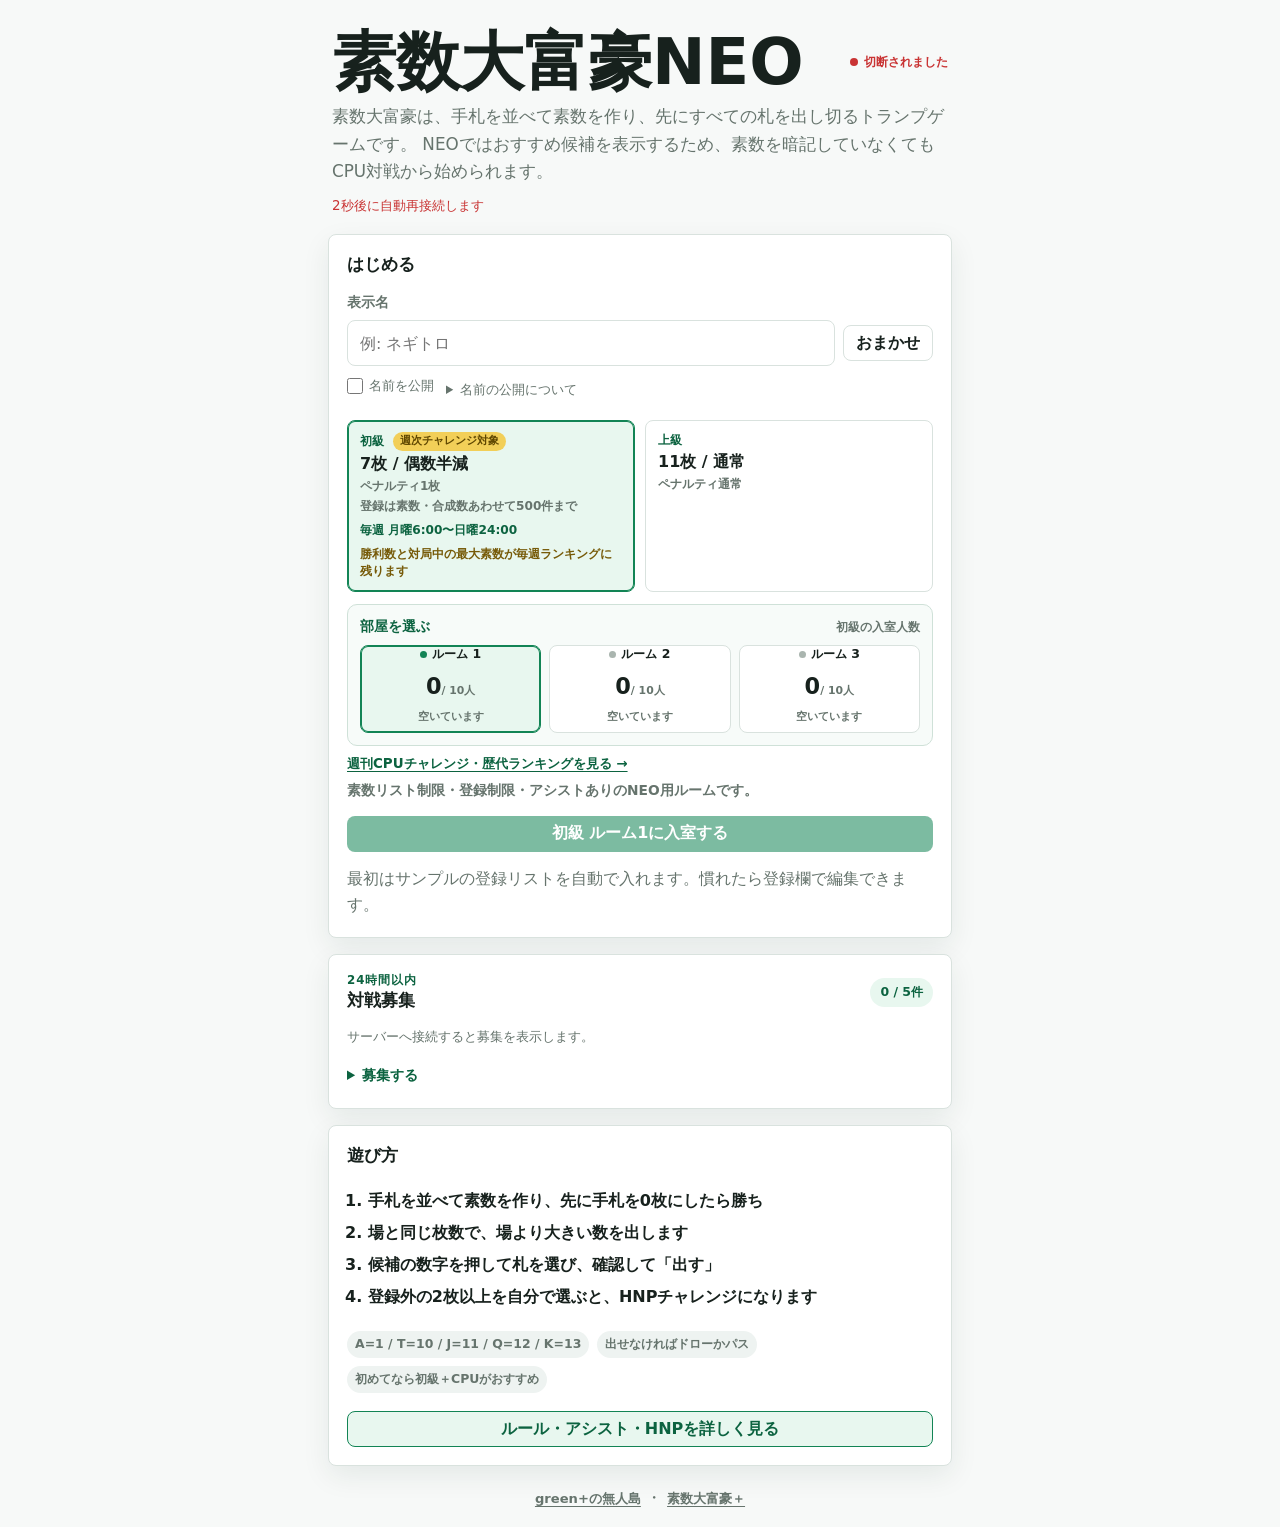
<file: index.html>
<!doctype html>
<html lang="ja">
  <head>
    <meta charset="UTF-8" />
    <meta name="viewport" content="width=device-width, initial-scale=1" />
    <meta
      name="description"
      content="トランプゲーム「素数大富豪」を、初心者でも安心のアシスト機能付きで遊べるサイト。素数を暗記していなくても、CPU対戦やオンライン対戦を楽しめます。"
    />
    <link rel="canonical" href="https://greenplus.github.io/qkneo/" />
    <title>素数大富豪NEO</title>
    <link rel="stylesheet" href="./client-common/styles.css?v=shared-7a205177d4d1" />
    <link rel="stylesheet" href="./theme.css?v=neo-20260805-2" />
  </head>
  <body>
    <main class="app-shell">
      <section id="topBand" class="top-band">
        <div class="title-row">
          <h1>素数大富豪NEO</h1>
          <div id="connectionStatus" class="connection-status" role="status">
            <span id="connectionDot" class="dot"></span>
            <strong id="connectionLabel">接続準備中</strong>
          </div>
        </div>
        <p class="lead">
            素数大富豪は、手札を並べて素数を作り、先にすべての札を出し切るトランプゲームです。
            NEOではおすすめ候補を表示するため、素数を暗記していなくてもCPU対戦から始められます。
          </p>
        <p id="serverLabel" class="connection-detail hidden"></p>
      </section>

      <section id="setupPanel" class="setup-grid">
        <div class="panel intro-panel">
          <h2>はじめる</h2>
          <label class="field-label" for="nameInput">表示名</label>
          <div class="name-row">
            <input id="nameInput" maxlength="24" autocomplete="nickname" placeholder="例: マグロ" />
            <button id="randomNameBtn" class="ghost-button" type="button">おまかせ</button>
          </div>
          <div class="identity-options">
            <label class="publish-name-option" for="publishNameToggle">
              <input id="publishNameToggle" type="checkbox" />
              <span>名前を公開</span>
            </label>
            <details class="identity-help secondary-details">
              <summary>名前の公開について</summary>
              <p id="identityModeNote" class="microcopy">オフの場合、Discordの入室通知は「誰か」になります。募集投稿・大会参加にはオンが必要です。</p>
            </details>
          </div>
          <div class="room-group-choice" role="group" aria-label="難易度選択">
            <button id="roomGroupPrimaryBtn" class="room-group-choice-card active" type="button" aria-pressed="true">
              <span>初級 <b class="campaign-room-badge">週次チャレンジ対象</b></span>
              <strong>7枚 / 偶数半減</strong>
              <small>ペナルティ1枚</small>
              <small>登録は素数・合成数あわせて500件まで</small>
              <small class="campaign-room-period">毎週 月曜6:00〜日曜24:00</small>
              <small class="campaign-room-copy">勝利数と対局中の最大素数が毎週ランキングに残ります</small>
            </button>
            <button id="roomGroupSecondaryBtn" class="room-group-choice-card" type="button" aria-pressed="false">
              <span>上級</span>
              <strong>11枚 / 通常</strong>
              <small>ペナルティ通常</small>
            </button>
          </div>
          <div class="room-picker">
            <div class="room-picker-heading">
              <strong>部屋を選ぶ</strong>
              <small id="roomPickerHint">初級の入室人数</small>
            </div>
            <div id="roomList" class="room-list" role="radiogroup" aria-label="初級の部屋選択"></div>
          </div>
          <a class="campaign-inline-link" data-feature="campaign" href="./campaign.html">
            週刊CPUチャレンジ・歴代ランキングを見る →
          </a>
          <p class="neo-note">素数リスト制限・登録制限・アシストありのNEO用ルームです。</p>
          <div class="action-stack">
            <button id="practiceBtn" class="primary-button" type="button" disabled>入室する</button>
          </div>
          <p class="microcopy">
            最初はサンプルの登録リストを自動で入れます。慣れたら登録欄で編集できます。
          </p>
        </div>

        <div class="panel recruitment-panel" data-feature="recruitment">
          <div class="recruitment-heading">
            <div>
              <p class="eyebrow">24時間以内</p>
              <h2>対戦募集</h2>
            </div>
            <span id="recruitmentCount" class="recruitment-count">0 / 5件</span>
          </div>
          <div id="recruitmentList" class="recruitment-list" aria-live="polite">
            <p class="recruitment-empty">募集を読み込んでいます…</p>
          </div>
          <details class="recruitment-compose secondary-details">
            <summary>募集する</summary>
          <p class="recruitment-intro">
            集まりたい時間と希望ルールを掲示できます。集合時間になると自動で消えます。
          </p>
          <form id="recruitmentForm" class="recruitment-form">
            <label>
              <span>集合時間</span>
              <input id="recruitmentTime" type="datetime-local" required />
            </label>
            <label>
              <span>名前</span>
              <input id="recruitmentName" maxlength="24" autocomplete="nickname" required />
            </label>
            <label>
              <span>希望ルール</span>
              <select id="recruitmentRule" required>
                <option value="beginner">初級（7枚・偶数半減）</option>
                <option value="advanced">上級（11枚・通常）</option>
                <option value="either">どれでも</option>
              </select>
            </label>
            <button id="recruitmentSubmitBtn" class="primary-button" type="submit">募集を投稿</button>
          </form>
            <p class="recruitment-status">全体5件・1ユーザー1件まで。自分の投稿だけ削除できます。</p>
          </details>
          <p id="recruitmentStatus" class="recruitment-status hidden" aria-live="polite"></p>
        </div>

        <div class="panel guide-panel">
          <h2>遊び方</h2>
          <ol class="plain-steps">
            <li>手札を並べて素数を作り、先に手札を0枚にしたら勝ち</li>
            <li>場と同じ枚数で、場より大きい数を出します</li>
            <li>候補の数字を押して札を選び、確認して「出す」</li>
            <li>登録外の2枚以上を自分で選ぶと、HNPチャレンジになります</li>
          </ol>
          <div class="mini-rules">
            <span>A=1 / T=10 / J=11 / Q=12 / K=13</span>
            <span>出せなければドローかパス</span>
            <span>初めてなら初級＋CPUがおすすめ</span>
          </div>
          <a class="secondary-button help-button" href="./help.html" target="_blank" rel="noopener">
            ルール・アシスト・HNPを詳しく見る
          </a>
        </div>
      </section>

      <section id="roomPanel" class="room-layout hidden">
        <aside class="side-column">
          <div class="panel status-panel">
            <div class="room-title-row">
              <div>
                <p id="roomBadge" class="eyebrow">7枚・偶数半減・ペナルティ1枚</p>
                <h2 id="roomHeading">初級ルーム</h2>
              </div>
              <div class="room-title-actions">
                <button
                  id="soundToggleBtn"
                  class="ghost-button compact icon-button sound-toggle"
                  type="button"
                  aria-label="効果音をオンにする"
                  aria-pressed="false"
                  title="効果音：オフ"
                >
                  <svg viewBox="0 0 24 24" aria-hidden="true">
                    <path d="M4 9h4l5-4v14l-5-4H4z"></path>
                    <path class="sound-wave" d="M16 9.5a4 4 0 0 1 0 5"></path>
                    <path class="sound-wave" d="M18.5 7a7.5 7.5 0 0 1 0 10"></path>
                    <path class="sound-slash" d="M3 3l18 18"></path>
                  </svg>
                </button>
                <button id="leaveBtn" class="ghost-button compact" type="button">退室</button>
              </div>
            </div>
            <div id="nextHint" class="next-hint">まずはサンプル登録を読み込みます。</div>
            <dl class="status-list">
              <div>
                <dt>状態</dt>
                <dd id="playStatus">観戦中</dd>
              </div>
              <div>
                <dt>参加</dt>
                <dd id="playerList">読み込み中</dd>
              </div>
              <div>
                <dt>観戦</dt>
                <dd id="watcherList" class="watcher-list" tabindex="0" aria-label="観戦者一覧">なし</dd>
              </div>
            </dl>
            <div class="button-row">
              <button id="readyBtn" class="secondary-button" type="button">対戦に参加</button>
              <button id="addCpuBtn" class="ghost-button" type="button">CPU追加</button>
              <button id="startBtn" class="primary-button" type="button">開始</button>
            </div>
            <details id="turnOrderSettings" class="turn-order-settings" data-feature="turnAlternation">
              <summary>対戦設定</summary>
              <div class="turn-order-setting-row">
                <label class="turn-alternation-option" for="turnAlternationToggle">
                  <input id="turnAlternationToggle" type="checkbox" />
                  <span>
                    <strong>手番交互</strong>
                    <small>同じ2人なら、先手を1局ごとに交代します。</small>
                  </span>
                </label>
                <label class="turn-order-first-choice" for="turnAlternationFirstSelect">
                  <span>初回</span>
                  <select id="turnAlternationFirstSelect" class="full-select" disabled>
                    <option value="random">ランダム</option>
                    <option value="requester">自分が先手</option>
                    <option value="opponent">相手が先手</option>
                  </select>
                </label>
              </div>
              <p id="turnAlternationNote" class="microcopy">2人対戦で使えます。対人戦は初回だけ相手の承認が必要です。</p>
              <div id="turnAlternationSeriesPanel" class="turn-alternation-series-panel hidden">
                <span id="turnAlternationSeriesText"></span>
                <button id="endTurnAlternationSeriesBtn" class="ghost-button compact" type="button">交互対戦を終了</button>
              </div>
              <div id="startRequestPanel" class="start-request-panel hidden" role="status">
                <span id="startRequestText"></span>
                <button id="cancelStartRequestBtn" class="ghost-button compact" type="button">取り消す</button>
              </div>
            </details>
            <p id="roomConnectionStatus" class="connection-detail hidden" role="status"></p>
            <details class="reconnect-details secondary-details">
              <summary>切断・復帰について</summary>
              <p id="reconnectPolicyNote" class="microcopy">切断復帰猶予を読み込み中です。</p>
            </details>
            <div id="cpuChooser" class="cpu-chooser hidden">
              <div class="cpu-chooser-heading">
                <label for="cpuProfileSelect">対戦するCPU</label>
                <button id="cpuChooserCloseBtn" class="ghost-button compact" type="button">閉じる</button>
              </div>
              <select id="cpuProfileSelect" class="full-select"></select>
              <p id="cpuProfileDescription" class="cpu-profile-description"></p>
              <button id="confirmCpuBtn" class="secondary-button" type="button">このCPUを追加</button>
            </div>
          </div>

          <details id="registerPanel" class="panel register-panel" data-feature="registration">
            <summary>登録リスト</summary>
            <p class="register-help-copy">
              素数は空白・改行・カンマ区切り、合成数は
              <code>12=2*2*3</code> の形式で入力します。サンプルのままでも遊べます。
              <a class="text-link" href="./help.html#registration" target="_blank" rel="noopener">登録方法を詳しく見る</a>
            </p>
            <p id="registerLimitNote" class="register-limit-note">初級は素数・合成数あわせて500件まで登録できます。</p>
            <label class="register-customization-toggle" for="saveCustomizationToggle">
              <input id="saveCustomizationToggle" type="checkbox" />
              <span>カスタマイズを保存</span>
            </label>
            <p id="saveCustomizationNote" class="register-customization-note">初級では入室時に部屋の既定表を読み込みます。</p>
            <select id="sampleSelect" class="full-select"></select>
            <textarea id="primeText" rows="6" spellcheck="false" placeholder="登録素数"></textarea>
            <textarea id="compositeText" rows="4" spellcheck="false" placeholder="登録合成数"></textarea>
            <div class="button-row">
              <button id="sampleBtn" class="ghost-button compact" type="button">サンプル読込</button>
              <button id="saveRegisterBtn" class="secondary-button" type="button">登録する</button>
              <span id="registerStatus" class="small-status">未登録</span>
            </div>
          </details>
        </aside>

        <section id="gameColumn" class="game-column">
          <div class="field-strip turn-clock-strip">
            <div class="metric">
              <span>山札</span>
              <strong id="deckCount">-</strong>
            </div>
            <div id="myHandMetric" class="metric">
              <span id="myHandLabel">手札</span>
              <strong id="myHandCount">0</strong>
            </div>
            <div id="opponentMetric" class="metric">
              <span id="opponentLabel">相手</span>
              <strong id="opponentCounts">-</strong>
            </div>
            <div id="turnClockMetric" class="metric turn-clock-metric" aria-label="手番時間 未設定">
              <span id="turnClockLabel">時間</span>
              <strong id="turnClockValue">--</strong>
            </div>
            <div id="fieldZone" class="field-zone">
              <div class="panel-heading-row">
                <h2 class="game-section-title">場：<span id="fieldNumber">なし</span></h2>
                <span id="spectatorTurn" class="turn-badge spectating hidden" role="status"></span>
              </div>
              <div id="fieldCards" class="field-cards empty">まだ何も出ていません</div>
            </div>
          </div>

          <div id="playArea" class="play-area">
            <section class="hand-panel">
              <div class="panel-heading-row">
                <h2 class="game-section-title">手札</h2>
                <div class="hand-heading-status">
                  <span id="remainingFinishNotice" class="remaining-finish-notice hidden">残り上がりあり</span>
                  <span id="turnBadge" class="turn-badge">待機中</span>
                </div>
              </div>
              <div id="handCards" class="card-row empty-row">ゲーム開始後に表示されます</div>
            </section>

            <section class="selected-panel">
              <div class="panel-heading-row">
                <h2 id="selectedTitle" class="game-section-title">選択中: なし</h2>
                <button id="clearSelectionBtn" class="ghost-button compact" type="button">クリア</button>
              </div>
              <div id="selectedCards" class="card-row empty-row">未選択</div>
              <div id="jokerControls" class="joker-controls"></div>
              <p id="actionError" class="action-error hidden" role="alert"></p>
              <div class="button-row action-row">
                <button id="playBtn" class="primary-button" type="button">出す</button>
                <button id="compositeModeBtn" class="secondary-button" type="button">合成数出し</button>
                <button id="drawBtn" class="secondary-button" type="button">ドロー</button>
                <button id="passBtn" class="ghost-button" type="button">パス</button>
              </div>
            </section>

            <section id="compositePanel" class="composite-panel hidden">
              <div class="panel-heading-row">
                <h2 id="compositeTitle" class="game-section-title">素因数場</h2>
                <div class="button-row compact-ops">
                  <button id="compositeMulBtn" class="ghost-button compact" type="button">×</button>
                  <button id="compositePowBtn" class="ghost-button compact" type="button">^</button>
                  <button id="compositeClearBtn" class="ghost-button compact" type="button">解除</button>
                </div>
              </div>
              <div id="compositeCards" class="card-row empty-row">手札から材料札を選んでください</div>
              <div id="compositeJokerControls" class="joker-controls"></div>
            </section>

            <section class="assist-panel" data-feature="assist">
              <div class="panel-heading-row">
                <h2 class="game-section-title">候補</h2>
                <div class="assist-actions">
                  <button id="assistRecommendedBtn" class="filter-chip active" type="button">おすすめ</button>
                  <button id="assistStrongBtn" class="filter-chip" type="button">強い順</button>
                  <button id="assistEasyBtn" class="filter-chip" type="button">弱い順</button>
                  <button id="assistRestBtn" class="filter-chip" type="button">残り</button>
                  <button id="assistManyBtn" class="filter-chip hidden" type="button">増やす</button>
                </div>
              </div>
              <div id="assistList" class="assist-list empty">
                ゲームが始まると、ここに「押せば選べる」候補が出ます。
              </div>
            </section>
          </div>
        </section>

        <aside class="log-column">
          <div class="panel log-panel">
            <div class="chat-title-row">
              <h2 class="game-section-title">チャット</h2>
              <div class="chat-tabs" role="tablist" aria-label="チャットの範囲">
                <button id="roomChatTab" class="chat-tab active" type="button" role="tab" aria-selected="true" aria-controls="roomLogBox">
                  部屋
                </button>
                <button id="globalChatTab" class="chat-tab" data-feature="globalChat" type="button" role="tab" aria-selected="false" aria-controls="globalLogBox">
                  グローバル
                  <span id="globalUnreadBadge" class="chat-unread hidden" aria-label="未読メッセージ"></span>
                </button>
              </div>
            </div>
            <div id="globalChatGate" class="global-chat-gate hidden" data-feature="globalChat">
              <strong>NEO全体に公開されるチャットです</strong>
              <p>
                すべての部屋でグローバル表示を選んだ人に、表示名・現在の部屋・発言が見えます。
                個人情報や連絡先は書き込まないでください。切り替える前の発言は表示されません。
              </p>
              <button id="enableGlobalChatBtn" class="secondary-button compact" type="button">
                注意事項を確認して表示する
              </button>
            </div>
            <div id="globalQuickMessages" class="global-quick-messages hidden" data-feature="globalChat" aria-label="募集定型文">
              <span>募集に使える定型文</span>
              <div class="global-template-list">
                <button type="button" data-global-template="recruit">対戦募集</button>
                <button type="button" data-global-template="beginner_welcome">初心者歓迎</button>
                <button type="button" data-global-template="spectators_welcome">観戦歓迎</button>
              </div>
            </div>
            <div id="chatComposer" class="chat-row">
              <input id="chatInput" maxlength="120" autocomplete="off" placeholder="部屋へのメッセージ" />
              <button id="chatBtn" class="ghost-button compact" type="button">送信</button>
            </div>
            <div id="roomLogBox" class="log-box" role="tabpanel" aria-labelledby="roomChatTab"></div>
            <div id="globalLogBox" class="log-box global-log-box hidden" data-feature="globalChat" role="tabpanel" aria-labelledby="globalChatTab"></div>
          </div>
        </aside>
      </section>
      <footer class="site-footer">
        <a href="https://greenplus.github.io/">green+の無人島</a>
        <span aria-hidden="true">・</span>
        <a href="https://greenplus.github.io/qkplus/">素数大富豪＋</a>
      </footer>
    </main>

    <dialog id="startGameApprovalDialog" class="start-game-approval-dialog" data-feature="turnAlternation">
      <div class="start-game-approval-card">
        <p class="eyebrow">対戦開始の確認</p>
        <h2>手番交互で開始しますか？</h2>
        <p id="startGameApprovalText" class="start-game-approval-text"></p>
        <p id="startGameApprovalCountdown" class="microcopy"></p>
        <div class="button-row start-game-approval-actions">
          <button id="rejectStartGameBtn" class="ghost-button" type="button">拒否</button>
          <button id="approveStartGameBtn" class="primary-button" type="button">承認して開始</button>
        </div>
      </div>
    </dialog>

    <dialog id="campaignResultDialog" class="campaign-result-dialog" data-feature="campaign">
      <div class="campaign-result-card">
        <button id="campaignDialogCloseBtn" class="dialog-close-button" type="button" aria-label="閉じる">×</button>
        <p class="eyebrow">週刊CPUチャレンジ</p>
        <h2 id="campaignResultTitle">勝利を記録しました</h2>
        <p id="campaignResultMessage" class="campaign-result-message"></p>
        <div class="campaign-result-actions">
          <a id="campaignShareBtn" class="primary-button link-button" href="#" target="_blank" rel="noopener">
            Xでシェア
          </a>
          <a id="campaignResultPageLink" class="secondary-button link-button" href="./campaign.html">
            今週のランキングを見る
          </a>
        </div>
      </div>
    </dialog>

    <script src="./product-config.js?v=neo-ui-20261004"></script>
    <script src="./client-common/app.js?v=shared-deeb5bd4c223"></script>
  </body>
</html>
</file>
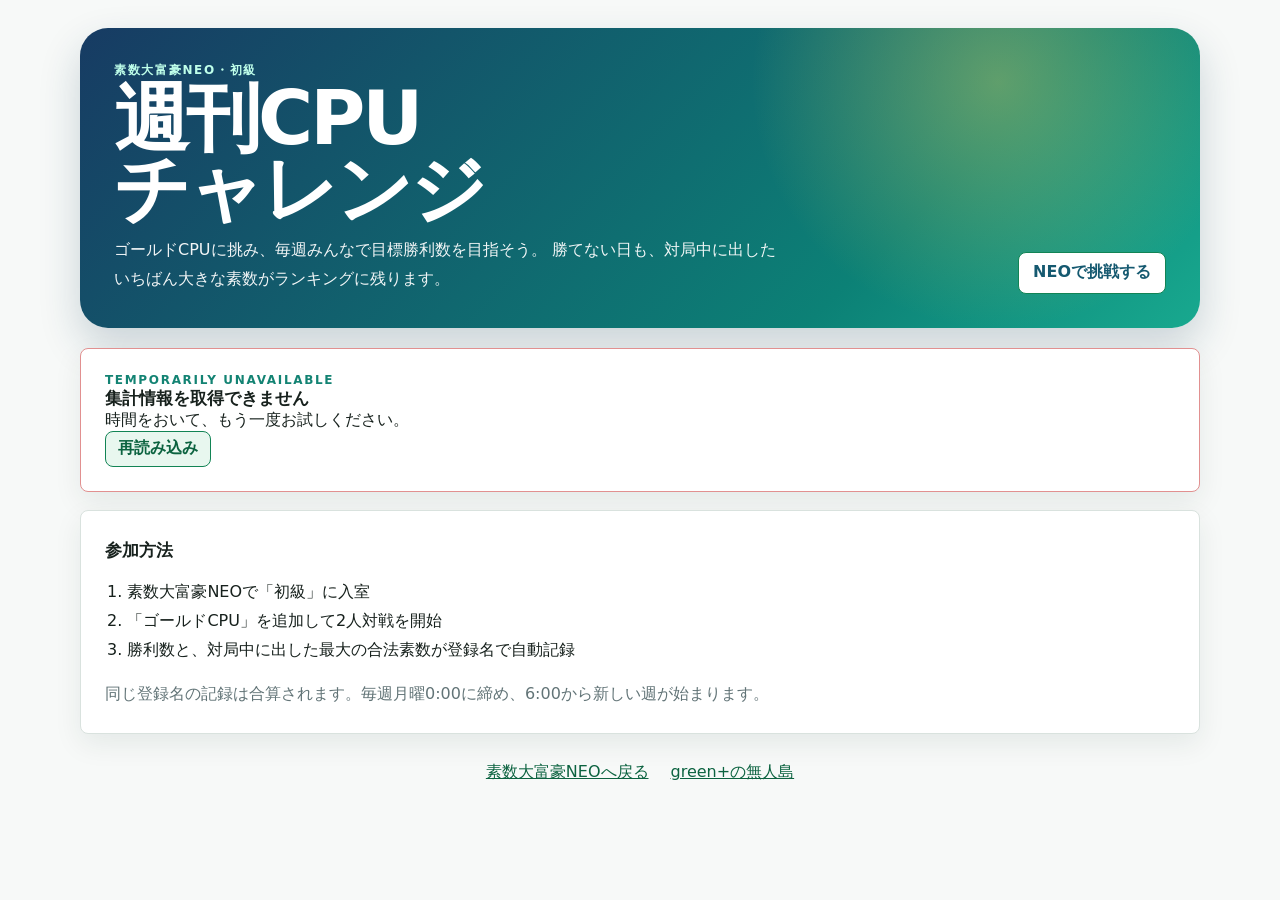
<file: campaign.html>
<!doctype html>
<html lang="ja">
  <head>
    <meta charset="UTF-8" />
    <meta name="viewport" content="width=device-width, initial-scale=1" />
    <meta name="description" content="素数大富豪NEO・毎週のCPUチャレンジ、勝利数と最大素数ランキング" />
    <link rel="canonical" href="https://greenplus.github.io/qkneo/campaign.html" />
    <title>週刊CPUチャレンジ | 素数大富豪NEO</title>
    <link rel="stylesheet" href="./client-common/styles.css?v=shared-35f69a271176" />
    <link rel="stylesheet" href="./theme.css?v=neo-20260803-1" />
    <link rel="stylesheet" href="./campaign.css?v=weekly-20260812-1" />
  </head>
  <body>
    <main class="campaign-shell">
      <header class="campaign-hero">
        <div>
          <p class="campaign-kicker">素数大富豪NEO・初級</p>
          <h1>週刊CPU<br />チャレンジ</h1>
          <p class="campaign-lead">
            ゴールドCPUに挑み、毎週みんなで目標勝利数を目指そう。
            勝てない日も、対局中に出したいちばん大きな素数がランキングに残ります。
          </p>
        </div>
        <a class="secondary-button link-button campaign-play-link" href="./index.html">NEOで挑戦する</a>
      </header>

      <section id="campaignLoading" class="panel campaign-state-panel" aria-live="polite">
        <p>今週の記録を読み込んでいます…</p>
      </section>

      <section id="campaignUnavailable" class="panel campaign-state-panel campaign-error hidden" aria-live="polite">
        <p class="campaign-kicker">TEMPORARILY UNAVAILABLE</p>
        <h2>集計情報を取得できません</h2>
        <p id="campaignErrorMessage" class="campaign-subcopy"></p>
        <button id="campaignRetryBtn" class="secondary-button" type="button">再読み込み</button>
      </section>

      <div id="campaignDashboard" class="campaign-dashboard hidden">
        <section class="panel campaign-period-panel" aria-live="polite">
          <div>
            <p class="campaign-kicker">THIS WEEK</p>
            <h2 id="campaignPeriod">毎週 月曜6:00〜日曜24:00</h2>
          </div>
          <div class="campaign-countdown-wrap">
            <small id="campaignCountdownLabel">今週の締切まで</small>
            <strong id="campaignCountdown" class="campaign-countdown">--日 --:--:--</strong>
          </div>
        </section>

        <section class="panel campaign-progress-panel">
          <div class="campaign-progress-heading">
            <div>
              <p class="campaign-kicker">COMMUNITY GOAL</p>
              <h2>今週のみんなの勝利数</h2>
            </div>
            <strong id="campaignTotalLabel" class="campaign-total-label">0 / 300勝</strong>
          </div>
          <p id="campaignStatusNote" class="campaign-status-note"></p>
          <div id="campaignProgressTrack" class="campaign-progress-track" role="progressbar"
            aria-label="目標勝利数までの進捗" aria-valuemin="0" aria-valuemax="300" aria-valuenow="0">
            <div id="campaignProgressBar" class="campaign-progress-bar"></div>
            <div id="campaignMilestones" class="campaign-milestones" aria-hidden="true"></div>
          </div>
          <div class="campaign-progress-footer">
            <p id="campaignProgressCopy" class="campaign-progress-copy">300勝まであと300勝</p>
            <p id="campaignUpdatedAt" class="campaign-updated-at"></p>
          </div>
        </section>

        <div class="campaign-ranking-grid">
          <section class="panel campaign-ranking-panel">
            <div class="campaign-ranking-heading">
              <div><p class="campaign-kicker">TOP 20</p><h2>勝利数ランキング</h2></div>
            </div>
            <p class="campaign-ranking-description">ゴールドCPUへの今週の勝利数です。</p>
            <ol id="campaignRanking" class="campaign-ranking-list"></ol>
            <p id="campaignEmptyRanking" class="campaign-empty-ranking hidden">最初の1勝を目指そう！</p>
          </section>

          <section class="panel campaign-ranking-panel campaign-prime-panel">
            <div class="campaign-ranking-heading">
              <div><p class="campaign-kicker">BIG PRIME TOP 20</p><h2>最大素数ランキング</h2></div>
            </div>
            <p class="campaign-ranking-description">勝敗不問。初級の対象対局で出した最大の合法素数です。</p>
            <ol id="campaignPrimeRanking" class="campaign-ranking-list"></ol>
            <p id="campaignEmptyPrimeRanking" class="campaign-empty-ranking hidden">まずは1つ、素数を出してみよう！</p>
          </section>
        </div>

        <section class="panel campaign-history-panel">
          <div class="campaign-ranking-heading">
            <div><p class="campaign-kicker">HALL OF WEEKS</p><h2>歴代の記録</h2></div>
          </div>
          <p class="campaign-ranking-description">終了した週の勝利数・参加人数・1位記録を保存しています。</p>
          <div id="campaignHistory" class="campaign-history-list"></div>
          <p id="campaignEmptyHistory" class="campaign-empty-ranking hidden">歴代記録は次の週から追加されます。</p>
        </section>
      </div>

      <section class="panel campaign-rules-panel">
        <h2>参加方法</h2>
        <ol>
          <li>素数大富豪NEOで「初級」に入室</li>
          <li>「ゴールドCPU」を追加して2人対戦を開始</li>
          <li>勝利数と、対局中に出した最大の合法素数が登録名で自動記録</li>
        </ol>
        <p>同じ登録名の記録は合算されます。毎週月曜0:00に締め、6:00から新しい週が始まります。</p>
      </section>

      <footer class="campaign-footer">
        <a href="./index.html">素数大富豪NEOへ戻る</a>
        <a href="https://greenplus.github.io/">green+の無人島</a>
      </footer>
    </main>
    <script src="./campaign.js?v=weekly-20260812-1"></script>
  </body>
</html>
</file>
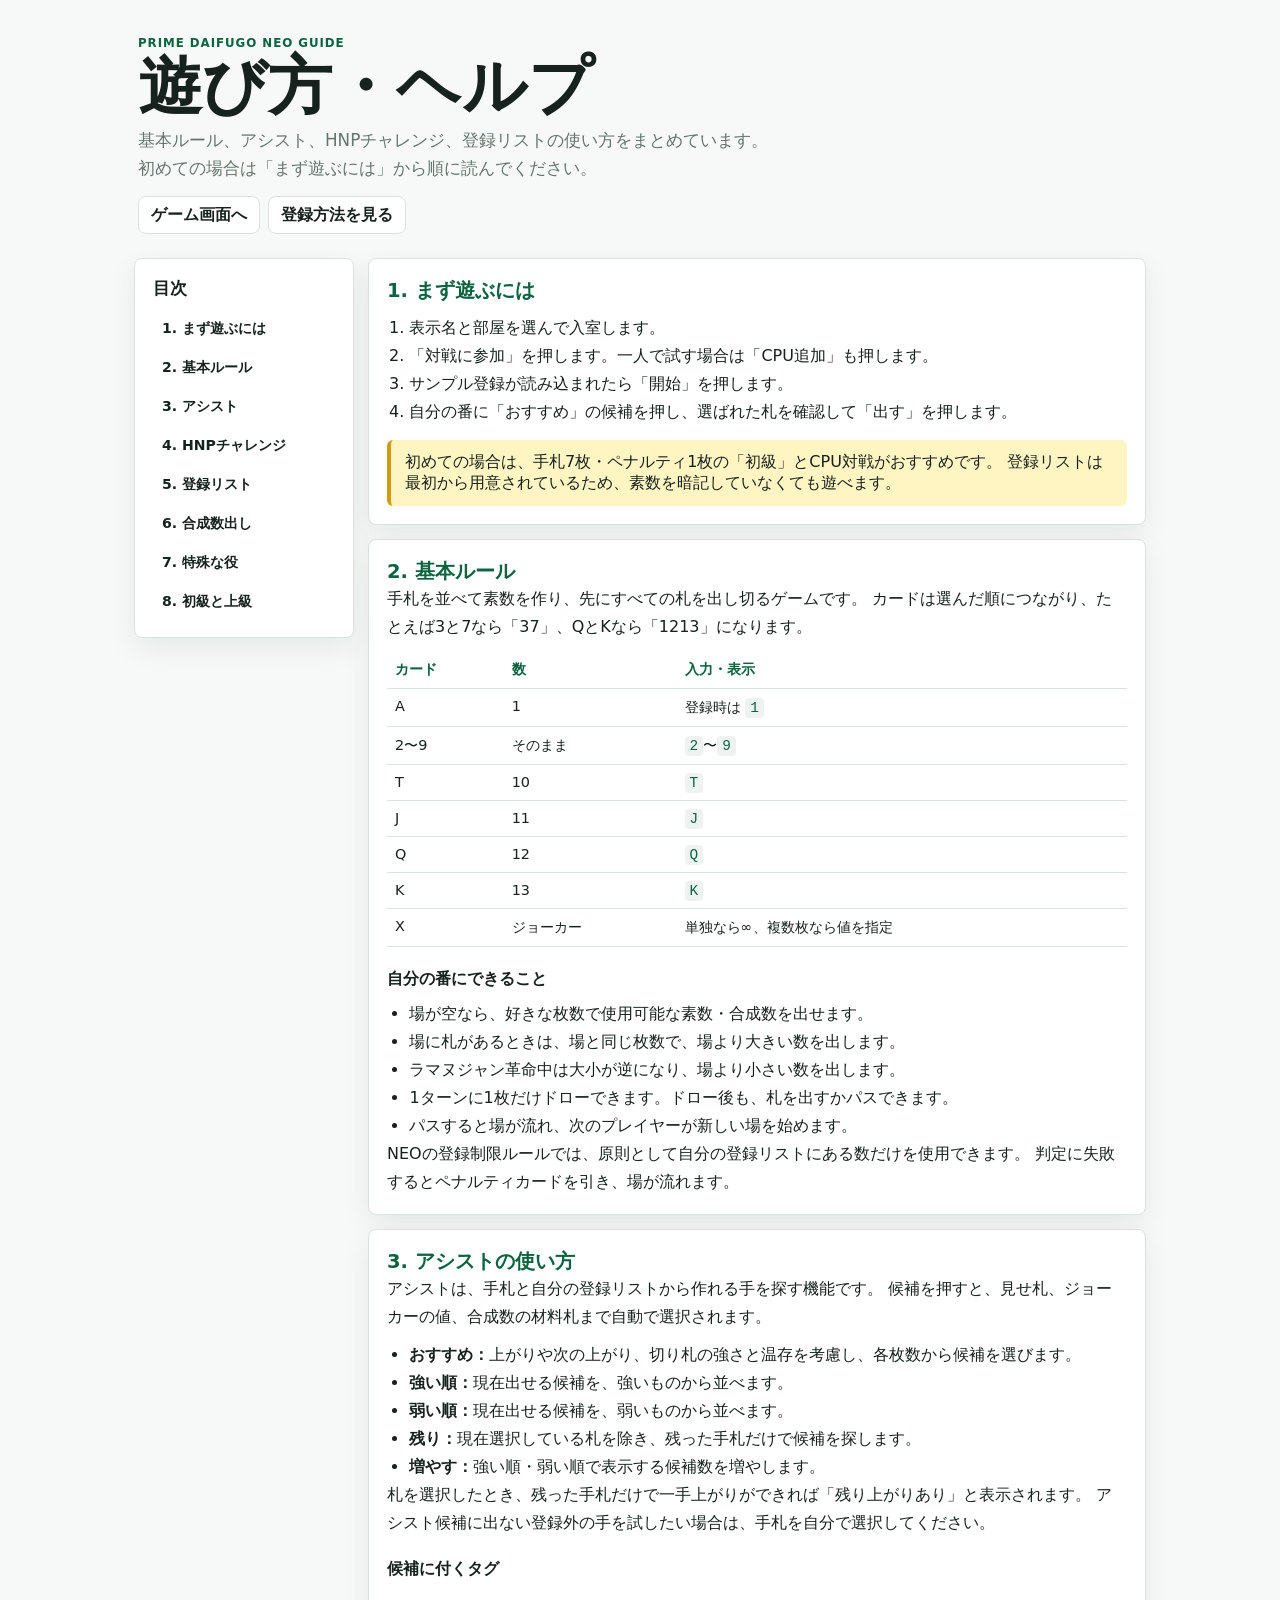
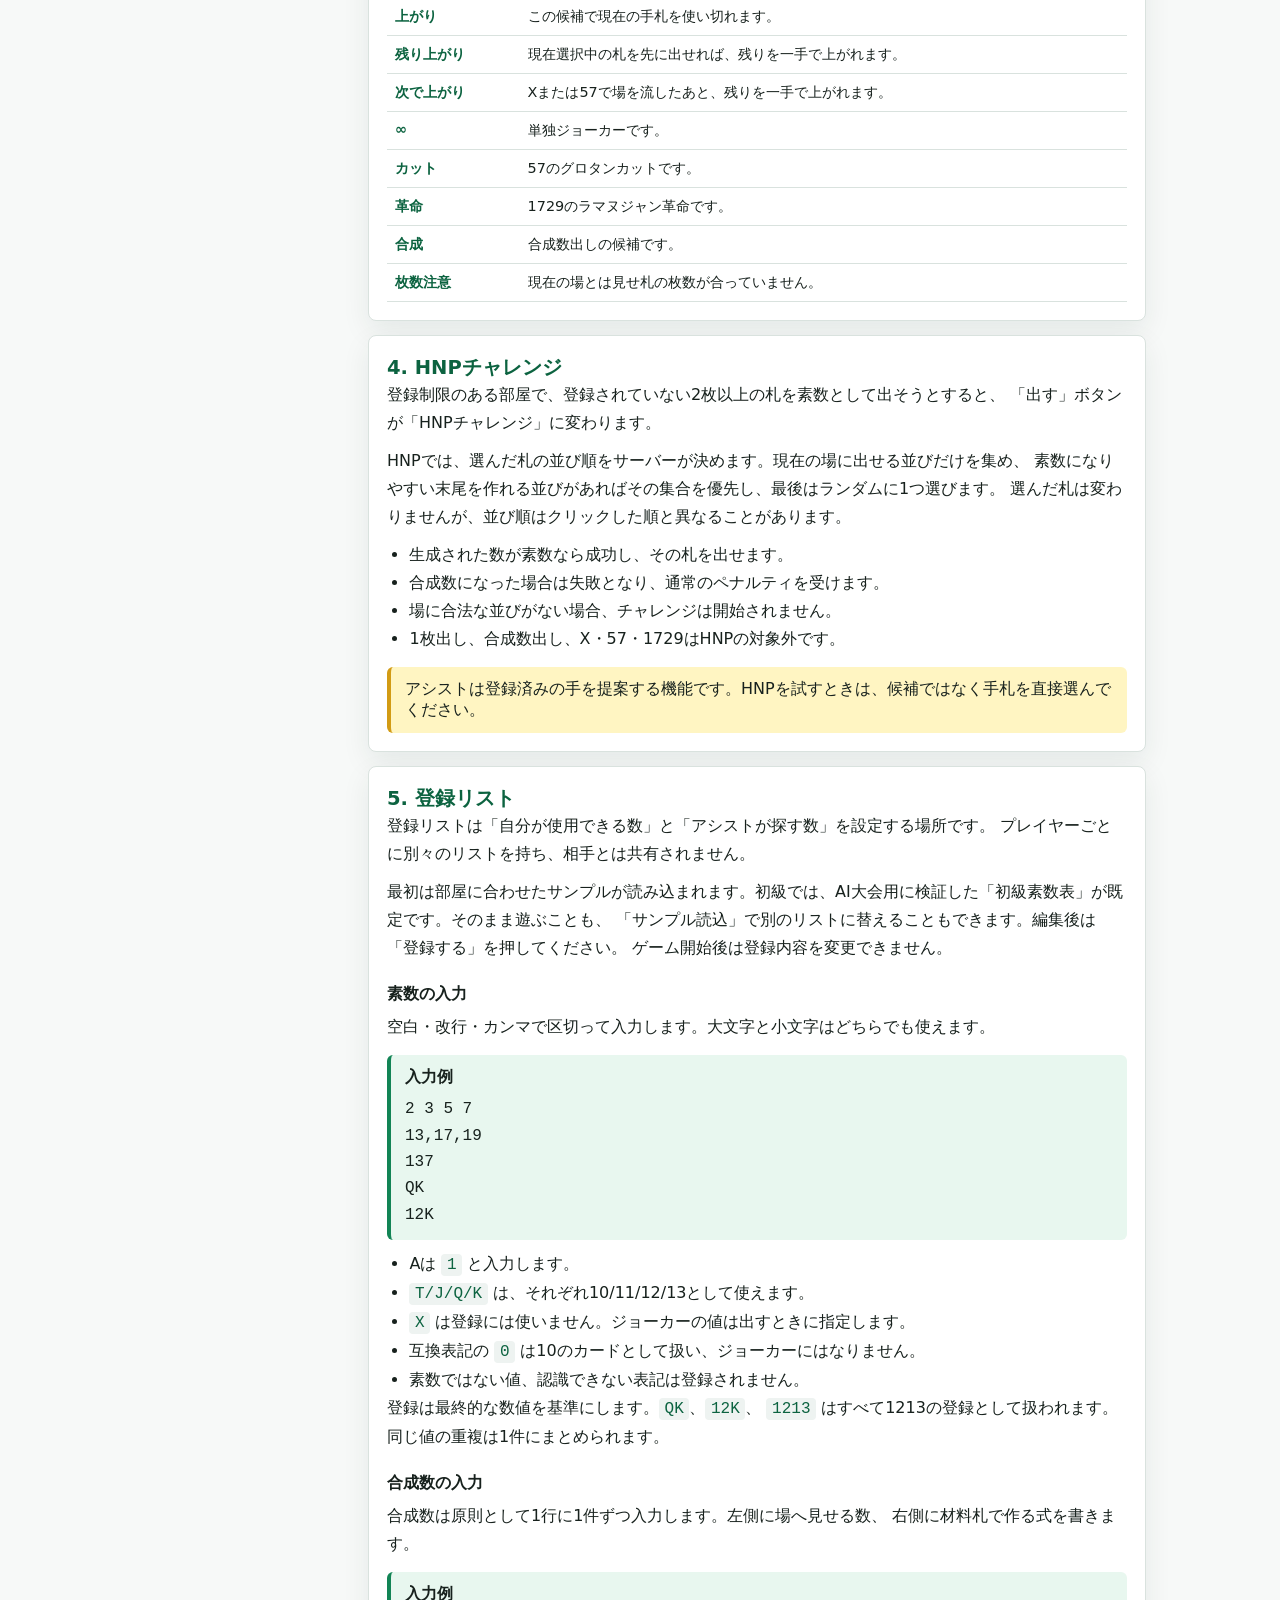
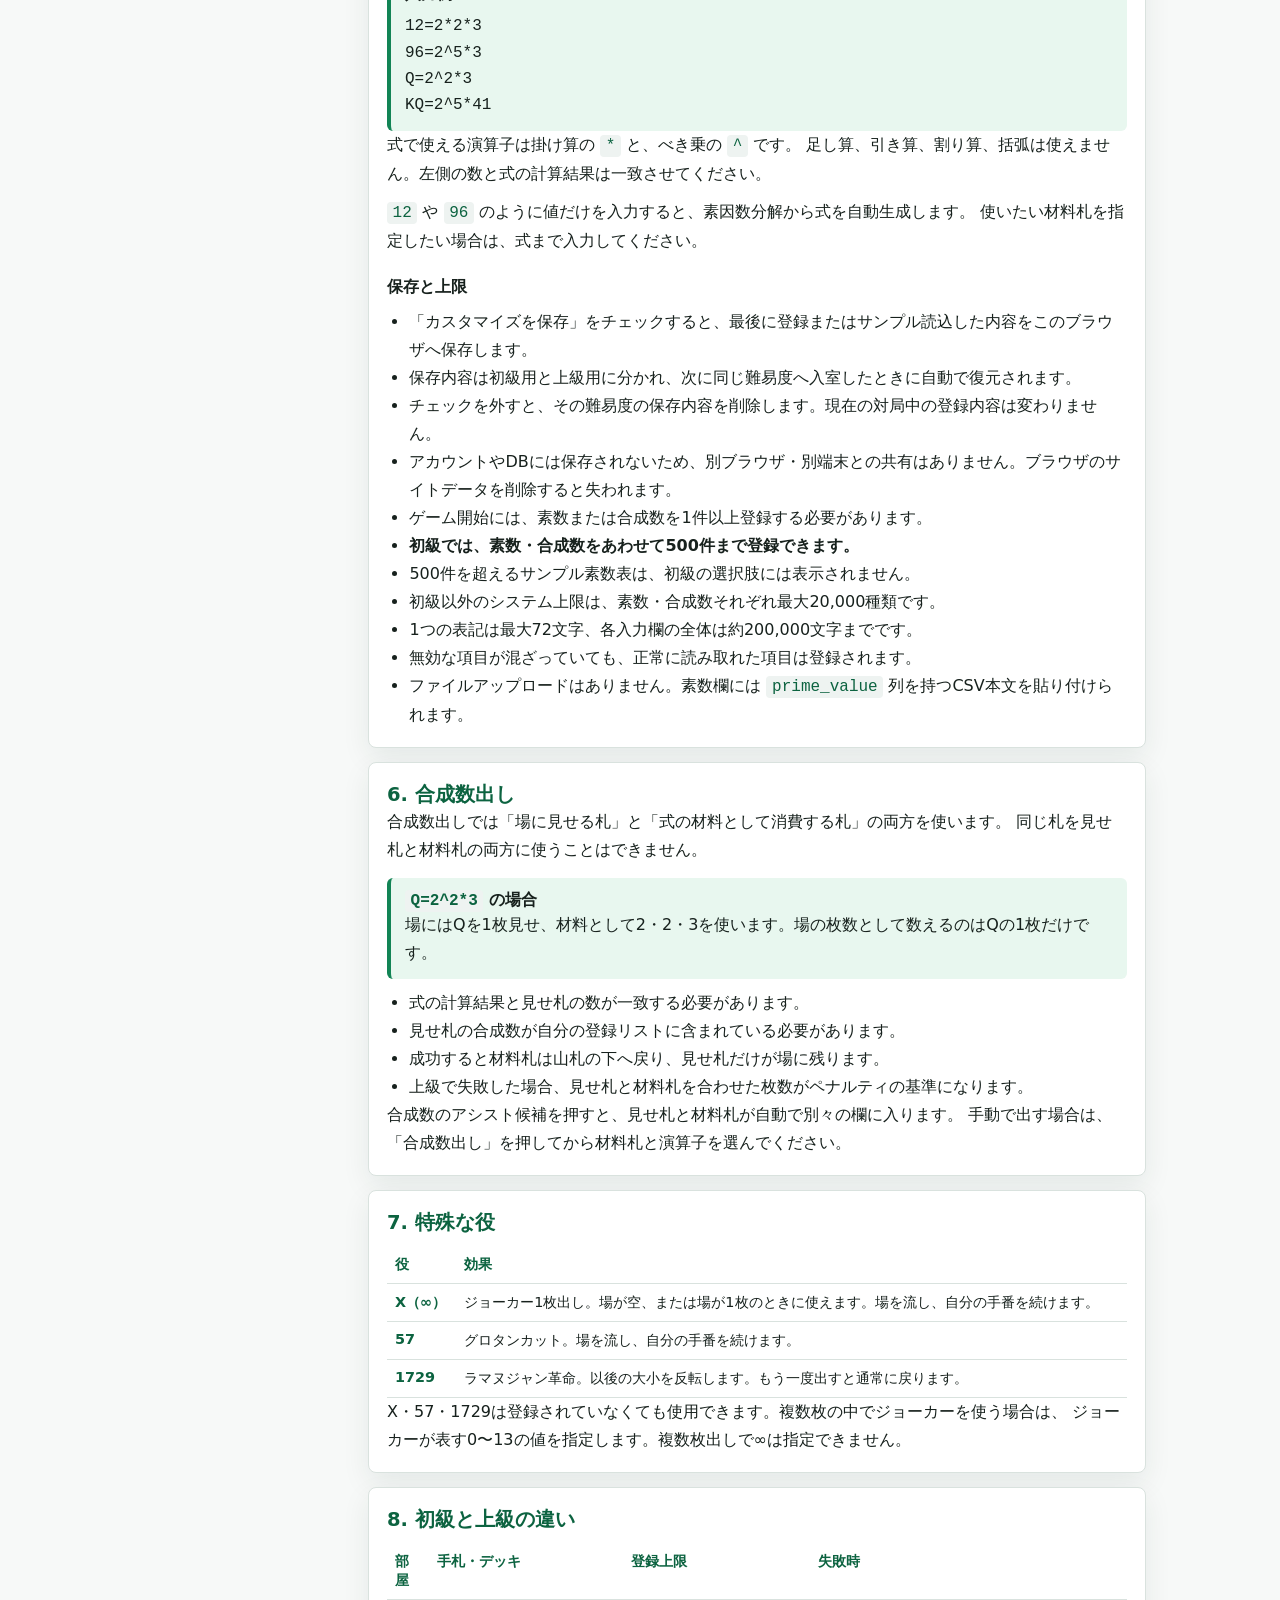
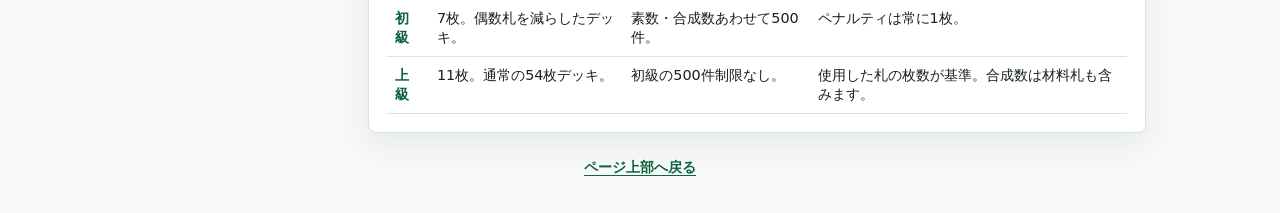
<file: help.html>
<!doctype html>
<html lang="ja">
  <head>
    <meta charset="utf-8" />
    <meta name="viewport" content="width=device-width, initial-scale=1" />
    <link rel="canonical" href="https://greenplus.github.io/qkneo/help.html" />
    <title>遊び方・ヘルプ | 素数大富豪NEO</title>
    <link rel="stylesheet" href="./client-common/styles.css?v=shared-35f69a271176" />
    <link rel="stylesheet" href="./theme.css?v=neo-20260803-1" />
  </head>
  <body>
    <main class="help-shell">
      <header class="help-header" id="top">
        <div>
          <p class="eyebrow">Prime Daifugo NEO Guide</p>
          <h1>遊び方・ヘルプ</h1>
          <p class="lead">
            基本ルール、アシスト、HNPチャレンジ、登録リストの使い方をまとめています。
            初めての場合は「まず遊ぶには」から順に読んでください。
          </p>
        </div>
        <div class="help-header-actions">
          <a href="./index.html">ゲーム画面へ</a>
          <a href="#registration">登録方法を見る</a>
        </div>
      </header>

      <div class="help-layout">
        <nav class="panel help-toc" aria-label="ヘルプ目次">
          <h2>目次</h2>
          <a href="#quick-start">1. まず遊ぶには</a>
          <a href="#rules">2. 基本ルール</a>
          <a href="#assist">3. アシスト</a>
          <a href="#hnp">4. HNPチャレンジ</a>
          <a href="#registration">5. 登録リスト</a>
          <a href="#composite">6. 合成数出し</a>
          <a href="#special">7. 特殊な役</a>
          <a href="#rooms">8. 初級と上級</a>
        </nav>

        <div class="help-content">
          <section id="quick-start" class="panel help-section">
            <h2>1. まず遊ぶには</h2>
            <ol>
              <li>表示名と部屋を選んで入室します。</li>
              <li>「対戦に参加」を押します。一人で試す場合は「CPU追加」も押します。</li>
              <li>サンプル登録が読み込まれたら「開始」を押します。</li>
              <li>自分の番に「おすすめ」の候補を押し、選ばれた札を確認して「出す」を押します。</li>
            </ol>
            <div class="help-note">
              初めての場合は、手札7枚・ペナルティ1枚の「初級」とCPU対戦がおすすめです。
              登録リストは最初から用意されているため、素数を暗記していなくても遊べます。
            </div>
          </section>

          <section id="rules" class="panel help-section">
            <h2>2. 基本ルール</h2>
            <p>
              手札を並べて素数を作り、先にすべての札を出し切るゲームです。
              カードは選んだ順につながり、たとえば3と7なら「37」、QとKなら「1213」になります。
            </p>

            <div class="help-table-wrap">
              <table class="help-table">
                <thead>
                  <tr>
                    <th scope="col">カード</th>
                    <th scope="col">数</th>
                    <th scope="col">入力・表示</th>
                  </tr>
                </thead>
                <tbody>
                  <tr><td>A</td><td>1</td><td>登録時は <code>1</code></td></tr>
                  <tr><td>2〜9</td><td>そのまま</td><td><code>2</code>〜<code>9</code></td></tr>
                  <tr><td>T</td><td>10</td><td><code>T</code></td></tr>
                  <tr><td>J</td><td>11</td><td><code>J</code></td></tr>
                  <tr><td>Q</td><td>12</td><td><code>Q</code></td></tr>
                  <tr><td>K</td><td>13</td><td><code>K</code></td></tr>
                  <tr><td>X</td><td>ジョーカー</td><td>単独なら∞、複数枚なら値を指定</td></tr>
                </tbody>
              </table>
            </div>

            <h3>自分の番にできること</h3>
            <ul>
              <li>場が空なら、好きな枚数で使用可能な素数・合成数を出せます。</li>
              <li>場に札があるときは、場と同じ枚数で、場より大きい数を出します。</li>
              <li>ラマヌジャン革命中は大小が逆になり、場より小さい数を出します。</li>
              <li>1ターンに1枚だけドローできます。ドロー後も、札を出すかパスできます。</li>
              <li>パスすると場が流れ、次のプレイヤーが新しい場を始めます。</li>
            </ul>

            <p>
              NEOの登録制限ルールでは、原則として自分の登録リストにある数だけを使用できます。
              判定に失敗するとペナルティカードを引き、場が流れます。
            </p>
          </section>

          <section id="assist" class="panel help-section">
            <h2>3. アシストの使い方</h2>
            <p>
              アシストは、手札と自分の登録リストから作れる手を探す機能です。
              候補を押すと、見せ札、ジョーカーの値、合成数の材料札まで自動で選択されます。
            </p>
            <ul>
              <li><strong>おすすめ：</strong>上がりや次の上がり、切り札の強さと温存を考慮し、各枚数から候補を選びます。</li>
              <li><strong>強い順：</strong>現在出せる候補を、強いものから並べます。</li>
              <li><strong>弱い順：</strong>現在出せる候補を、弱いものから並べます。</li>
              <li><strong>残り：</strong>現在選択している札を除き、残った手札だけで候補を探します。</li>
              <li><strong>増やす：</strong>強い順・弱い順で表示する候補数を増やします。</li>
            </ul>
            <p>
              札を選択したとき、残った手札だけで一手上がりができれば「残り上がりあり」と表示されます。
              アシスト候補に出ない登録外の手を試したい場合は、手札を自分で選択してください。
            </p>

            <h3>候補に付くタグ</h3>
            <div class="help-table-wrap">
              <table class="help-table">
                <tbody>
                  <tr><th scope="row">上がり</th><td>この候補で現在の手札を使い切れます。</td></tr>
                  <tr><th scope="row">残り上がり</th><td>現在選択中の札を先に出せれば、残りを一手で上がれます。</td></tr>
                  <tr><th scope="row">次で上がり</th><td>Xまたは57で場を流したあと、残りを一手で上がれます。</td></tr>
                  <tr><th scope="row">∞</th><td>単独ジョーカーです。</td></tr>
                  <tr><th scope="row">カット</th><td>57のグロタンカットです。</td></tr>
                  <tr><th scope="row">革命</th><td>1729のラマヌジャン革命です。</td></tr>
                  <tr><th scope="row">合成</th><td>合成数出しの候補です。</td></tr>
                  <tr><th scope="row">枚数注意</th><td>現在の場とは見せ札の枚数が合っていません。</td></tr>
                </tbody>
              </table>
            </div>
          </section>

          <section id="hnp" class="panel help-section">
            <h2>4. HNPチャレンジ</h2>
            <p>
              登録制限のある部屋で、登録されていない2枚以上の札を素数として出そうとすると、
              「出す」ボタンが「HNPチャレンジ」に変わります。
            </p>
            <p>
              HNPでは、選んだ札の並び順をサーバーが決めます。現在の場に出せる並びだけを集め、
              素数になりやすい末尾を作れる並びがあればその集合を優先し、最後はランダムに1つ選びます。
              選んだ札は変わりませんが、並び順はクリックした順と異なることがあります。
            </p>
            <ul>
              <li>生成された数が素数なら成功し、その札を出せます。</li>
              <li>合成数になった場合は失敗となり、通常のペナルティを受けます。</li>
              <li>場に合法な並びがない場合、チャレンジは開始されません。</li>
              <li>1枚出し、合成数出し、X・57・1729はHNPの対象外です。</li>
            </ul>
            <div class="help-note">
              アシストは登録済みの手を提案する機能です。HNPを試すときは、候補ではなく手札を直接選んでください。
            </div>
          </section>

          <section id="registration" class="panel help-section">
            <h2>5. 登録リスト</h2>
            <p>
              登録リストは「自分が使用できる数」と「アシストが探す数」を設定する場所です。
              プレイヤーごとに別々のリストを持ち、相手とは共有されません。
            </p>
            <p>
              最初は部屋に合わせたサンプルが読み込まれます。初級では、AI大会用に検証した「初級素数表」が既定です。そのまま遊ぶことも、
              「サンプル読込」で別のリストに替えることもできます。編集後は「登録する」を押してください。
              ゲーム開始後は登録内容を変更できません。
            </p>

            <h3>素数の入力</h3>
            <p>空白・改行・カンマで区切って入力します。大文字と小文字はどちらでも使えます。</p>
            <div class="help-example">
              <strong>入力例</strong>
              <pre>2 3 5 7
13,17,19
137
QK
12K</pre>
            </div>
            <ul>
              <li>Aは <code>1</code> と入力します。</li>
              <li><code>T/J/Q/K</code> は、それぞれ10/11/12/13として使えます。</li>
              <li><code>X</code> は登録には使いません。ジョーカーの値は出すときに指定します。</li>
              <li>互換表記の <code>0</code> は10のカードとして扱い、ジョーカーにはなりません。</li>
              <li>素数ではない値、認識できない表記は登録されません。</li>
            </ul>
            <p>
              登録は最終的な数値を基準にします。<code>QK</code>、<code>12K</code>、
              <code>1213</code> はすべて1213の登録として扱われます。同じ値の重複は1件にまとめられます。
            </p>

            <h3>合成数の入力</h3>
            <p>
              合成数は原則として1行に1件ずつ入力します。左側に場へ見せる数、
              右側に材料札で作る式を書きます。
            </p>
            <div class="help-example">
              <strong>入力例</strong>
              <pre>12=2*2*3
96=2^5*3
Q=2^2*3
KQ=2^5*41</pre>
            </div>
            <p>
              式で使える演算子は掛け算の <code>*</code> と、べき乗の <code>^</code> です。
              足し算、引き算、割り算、括弧は使えません。左側の数と式の計算結果は一致させてください。
            </p>
            <p>
              <code>12</code> や <code>96</code> のように値だけを入力すると、素因数分解から式を自動生成します。
              使いたい材料札を指定したい場合は、式まで入力してください。
            </p>

            <h3>保存と上限</h3>
            <ul>
              <li>「カスタマイズを保存」をチェックすると、最後に登録またはサンプル読込した内容をこのブラウザへ保存します。</li>
              <li>保存内容は初級用と上級用に分かれ、次に同じ難易度へ入室したときに自動で復元されます。</li>
              <li>チェックを外すと、その難易度の保存内容を削除します。現在の対局中の登録内容は変わりません。</li>
              <li>アカウントやDBには保存されないため、別ブラウザ・別端末との共有はありません。ブラウザのサイトデータを削除すると失われます。</li>
              <li>ゲーム開始には、素数または合成数を1件以上登録する必要があります。</li>
              <li><strong>初級では、素数・合成数をあわせて500件まで登録できます。</strong></li>
              <li>500件を超えるサンプル素数表は、初級の選択肢には表示されません。</li>
              <li>初級以外のシステム上限は、素数・合成数それぞれ最大20,000種類です。</li>
              <li>1つの表記は最大72文字、各入力欄の全体は約200,000文字までです。</li>
              <li>無効な項目が混ざっていても、正常に読み取れた項目は登録されます。</li>
              <li>ファイルアップロードはありません。素数欄には <code>prime_value</code> 列を持つCSV本文を貼り付けられます。</li>
            </ul>
          </section>

          <section id="composite" class="panel help-section">
            <h2>6. 合成数出し</h2>
            <p>
              合成数出しでは「場に見せる札」と「式の材料として消費する札」の両方を使います。
              同じ札を見せ札と材料札の両方に使うことはできません。
            </p>
            <div class="help-example">
              <strong><code>Q=2^2*3</code> の場合</strong>
              <p>場にはQを1枚見せ、材料として2・2・3を使います。場の枚数として数えるのはQの1枚だけです。</p>
            </div>
            <ul>
              <li>式の計算結果と見せ札の数が一致する必要があります。</li>
              <li>見せ札の合成数が自分の登録リストに含まれている必要があります。</li>
              <li>成功すると材料札は山札の下へ戻り、見せ札だけが場に残ります。</li>
              <li>上級で失敗した場合、見せ札と材料札を合わせた枚数がペナルティの基準になります。</li>
            </ul>
            <p>
              合成数のアシスト候補を押すと、見せ札と材料札が自動で別々の欄に入ります。
              手動で出す場合は、「合成数出し」を押してから材料札と演算子を選んでください。
            </p>
          </section>

          <section id="special" class="panel help-section">
            <h2>7. 特殊な役</h2>
            <div class="help-table-wrap">
              <table class="help-table">
                <thead>
                  <tr>
                    <th scope="col">役</th>
                    <th scope="col">効果</th>
                  </tr>
                </thead>
                <tbody>
                  <tr>
                    <th scope="row">X（∞）</th>
                    <td>ジョーカー1枚出し。場が空、または場が1枚のときに使えます。場を流し、自分の手番を続けます。</td>
                  </tr>
                  <tr>
                    <th scope="row">57</th>
                    <td>グロタンカット。場を流し、自分の手番を続けます。</td>
                  </tr>
                  <tr>
                    <th scope="row">1729</th>
                    <td>ラマヌジャン革命。以後の大小を反転します。もう一度出すと通常に戻ります。</td>
                  </tr>
                </tbody>
              </table>
            </div>
            <p>
              X・57・1729は登録されていなくても使用できます。複数枚の中でジョーカーを使う場合は、
              ジョーカーが表す0〜13の値を指定します。複数枚出しで∞は指定できません。
            </p>
          </section>

          <section id="rooms" class="panel help-section">
            <h2>8. 初級と上級の違い</h2>
            <div class="help-table-wrap">
              <table class="help-table">
                <thead>
                  <tr>
                    <th scope="col">部屋</th>
                    <th scope="col">手札・デッキ</th>
                    <th scope="col">登録上限</th>
                    <th scope="col">失敗時</th>
                  </tr>
                </thead>
                <tbody>
                  <tr>
                    <th scope="row">初級</th>
                    <td>7枚。偶数札を減らしたデッキ。</td>
                    <td>素数・合成数あわせて500件。</td>
                    <td>ペナルティは常に1枚。</td>
                  </tr>
                  <tr>
                    <th scope="row">上級</th>
                    <td>11枚。通常の54枚デッキ。</td>
                    <td>初級の500件制限なし。</td>
                    <td>使用した札の枚数が基準。合成数は材料札も含みます。</td>
                  </tr>
                </tbody>
              </table>
            </div>
          </section>
        </div>
      </div>

      <footer class="help-footer">
        <a class="text-link" href="#top">ページ上部へ戻る</a>
      </footer>
    </main>
  </body>
</html>
</file>
<file: client-common/styles.css>
:root {
  color-scheme: light;
  --bg: #f7f9f8;
  --panel: #ffffff;
  --ink: #17211d;
  --muted: #66746d;
  --line: #d9e2de;
  --accent: #128455;
  --accent-dark: #0c6340;
  --accent-soft: #e8f7ef;
  --accent-shadow: rgba(18, 45, 32, 0.08);
  --red: #c93434;
  --yellow: #fff5c2;
  --shadow: 0 10px 28px var(--accent-shadow);
}

.product-disabled {
  display: none !important;
}

* {
  box-sizing: border-box;
}

body {
  margin: 0;
  min-height: 100vh;
  background: var(--bg);
  color: var(--ink);
  font-family:
    system-ui,
    -apple-system,
    BlinkMacSystemFont,
    "Segoe UI",
    sans-serif;
}

button,
input,
textarea,
select {
  font: inherit;
}

a {
  color: var(--accent-dark);
}

button {
  cursor: pointer;
  touch-action: manipulation;
}

button:disabled {
  cursor: not-allowed;
  opacity: 0.55;
}

.app-shell {
  width: min(100%, 760px);
  margin: 0 auto;
  padding: 8px;
}

@media (min-width: 900px) {
  .app-shell {
    width: min(50vw, 760px);
  }
}

.top-band {
  display: grid;
  gap: 10px;
  padding: 24px 4px 18px;
}

.title-row {
  display: flex;
  align-items: center;
  justify-content: space-between;
  flex-wrap: wrap;
  gap: 8px 16px;
}

.top-band > .lead {
  margin-top: 0;
}

.connection-status {
  display: inline-flex;
  align-items: center;
  gap: 6px;
  color: var(--muted);
  font-size: 0.75rem;
}

.connection-status .dot {
  width: 8px;
  height: 8px;
}

.connection-status.is-error,
.connection-detail,
.action-error {
  color: var(--red);
}

.connection-detail,
.action-error {
  font-size: 0.84rem;
  line-height: 1.5;
  overflow-wrap: anywhere;
}

.action-error {
  margin-top: 8px;
}

body[data-mode="room"] .top-band,
body[data-mode="playing"] .top-band {
  display: none;
}

h1,
h2,
p {
  margin: 0;
}

h1 {
  font-size: clamp(2rem, 5vw, 4.5rem);
  line-height: 0.95;
  letter-spacing: 0;
}

h2 {
  font-size: 1.05rem;
}

.game-section-title {
  margin: 0;
  color: var(--ink);
  font-size: 0.95rem;
  font-weight: 900;
  line-height: 1.2;
  letter-spacing: 0;
  text-transform: none;
}

.lead {
  max-width: 640px;
  margin-top: 10px;
  color: var(--muted);
  font-size: 1.05rem;
  line-height: 1.65;
}

.eyebrow {
  margin-bottom: 6px;
  color: var(--accent-dark);
  font-size: 0.74rem;
  font-weight: 800;
  letter-spacing: 0.08em;
  text-transform: uppercase;
}

.connection-card,
.panel {
  border: 1px solid var(--line);
  border-radius: 8px;
  background: var(--panel);
  box-shadow: var(--shadow);
}

.connection-card {
  display: flex;
  align-items: center;
  gap: 10px;
  min-width: 260px;
  padding: 14px;
}

.connection-card p {
  margin-top: 3px;
  color: var(--muted);
  font-size: 0.86rem;
}

.room-population.has-players {
  color: var(--accent-dark);
  font-weight: 850;
}

.dot {
  width: 12px;
  height: 12px;
  flex: 0 0 auto;
  border-radius: 50%;
  background: #a0aaa5;
}

.dot.online {
  background: var(--accent);
}

.dot.error {
  background: var(--red);
}

.setup-grid {
  display: grid;
  grid-template-columns: 1fr;
  gap: 16px;
}

.panel {
  padding: 18px;
}

.intro-panel,
.guide-panel {
  min-height: 260px;
}

.field-label {
  display: block;
  margin-top: 18px;
  margin-bottom: 8px;
  color: var(--muted);
  font-size: 0.85rem;
  font-weight: 700;
}

.name-row,
.button-row,
.panel-heading-row,
.room-title-row,
.chat-row,
.assist-actions {
  display: flex;
  align-items: center;
  gap: 8px;
  flex-wrap: wrap;
}

.name-row input,
.chat-row input,
textarea,
.full-select {
  width: 100%;
  border: 1px solid var(--line);
  border-radius: 8px;
  background: #fff;
  color: var(--ink);
}

.name-row input {
  flex: 1 1 220px;
  min-height: 46px;
  padding: 0 12px;
}

.publish-name-option {
  display: inline-flex;
  align-items: center;
  gap: 6px;
  min-height: 28px;
  color: var(--muted);
  font-size: 0.82rem;
  cursor: pointer;
}

.publish-name-option input {
  width: 16px;
  height: 16px;
  margin: 0;
}

.identity-options {
  display: flex;
  align-items: baseline;
  flex-wrap: wrap;
  gap: 4px 12px;
  margin-top: 6px;
}

.secondary-details > summary {
  width: fit-content;
  padding-block: 5px;
  color: var(--muted);
  font-size: 0.8rem;
  cursor: pointer;
}

.secondary-details > .microcopy {
  margin-top: 4px;
}

.identity-help[open] {
  flex-basis: 100%;
}

.reconnect-details {
  margin-top: 8px;
}

.publish-name-option:has(input:disabled) {
  cursor: not-allowed;
  opacity: 0.65;
}

.room-group-choice,
.action-stack {
  display: grid;
  gap: 10px;
  margin-top: 16px;
}

.room-group-choice {
  grid-template-columns: repeat(auto-fit, minmax(140px, 1fr));
  align-items: stretch;
}

.action-stack {
  grid-template-columns: 1fr;
}

.room-group-choice-card {
  display: grid;
  align-content: start;
  gap: 3px;
  border: 1px solid var(--line);
  border-radius: 8px;
  background: #fff;
  padding: 11px 12px;
  color: var(--ink);
  text-align: left;
}

.room-group-choice-card:hover:not(:disabled),
.room-slot-card:hover:not(:disabled) {
  border-color: #76aa90;
}

.room-group-choice-card.active {
  border-color: var(--accent);
  background: var(--accent-soft);
  box-shadow: inset 0 0 0 1px var(--accent);
}

.room-group-choice-card.unavailable {
  background: #f5f7f6;
  color: var(--muted);
}

.room-group-choice-card span {
  color: var(--accent-dark);
  font-size: 0.76rem;
  font-weight: 900;
}

.room-group-choice-card strong {
  font-size: 1rem;
}

.room-group-choice-card small {
  color: var(--muted);
  font-size: 0.76rem;
  font-weight: 750;
}

.room-group-choice-card .tournament-tab-notice {
  display: block;
  margin-top: 6px;
  border: 1px solid #e5a43a;
  border-radius: 6px;
  background: #fff3d6;
  padding: 5px 7px;
  color: #704600;
  font-size: 0.72rem;
  font-weight: 850;
  line-height: 1.4;
}

.room-group-choice-card .tournament-tab-notice.hidden {
  display: none;
}

.room-group-choice-card .campaign-room-badge {
  display: inline-block;
  margin-left: 5px;
  border-radius: 999px;
  background: #f2cf58;
  padding: 2px 7px;
  color: #5f4700;
  font-size: 0.68rem;
  line-height: 1.35;
  vertical-align: 1px;
}

.room-group-choice-card .campaign-room-copy {
  margin-top: 4px;
  color: #765a08;
}

.room-group-choice-card .campaign-room-period {
  margin-top: 4px;
  color: var(--accent-dark);
}

.room-picker {
  margin-top: 12px;
  border: 1px solid #cfe1d8;
  border-radius: 10px;
  background: #f7fbf9;
  padding: 12px;
}

.room-picker-heading {
  display: flex;
  align-items: baseline;
  justify-content: space-between;
  gap: 10px;
  margin-bottom: 9px;
}

.room-picker-heading strong {
  color: var(--accent-dark);
  font-size: 0.88rem;
}

.room-picker-heading small {
  color: var(--muted);
  font-size: 0.74rem;
  font-weight: 750;
}

.room-list {
  display: grid;
  grid-template-columns: repeat(3, minmax(0, 1fr));
  gap: 8px;
}

.recruitment-panel {
  display: grid;
  gap: 14px;
}

.recruitment-compose > summary {
  color: var(--accent-dark);
  font-weight: 700;
  font-size: 0.9rem;
}

.recruitment-compose > .recruitment-intro {
  margin-top: 8px;
}

.recruitment-compose > .recruitment-status {
  margin-top: 10px;
}

.recruitment-heading {
  display: flex;
  align-items: center;
  justify-content: space-between;
  gap: 12px;
}

.recruitment-heading h2,
.recruitment-heading p {
  margin: 0;
}

.recruitment-count {
  flex: 0 0 auto;
  border-radius: 999px;
  background: var(--accent-soft);
  padding: 6px 10px;
  color: var(--accent-dark);
  font-size: 0.78rem;
  font-weight: 900;
}

.recruitment-intro,
.recruitment-status,
.recruitment-empty {
  margin: 0;
  color: var(--muted);
  font-size: 0.84rem;
  line-height: 1.6;
}

.recruitment-list {
  display: grid;
  gap: 8px;
}

.recruitment-card {
  display: grid;
  grid-template-columns: minmax(130px, 0.75fr) minmax(0, 1fr) auto;
  align-items: center;
  gap: 12px;
  border: 1px solid var(--line);
  border-radius: 9px;
  background: #f8fbf9;
  padding: 11px 12px;
}

.recruitment-card.mine {
  border-color: #8fc5aa;
  background: var(--accent-soft);
}

.recruitment-time {
  display: grid;
  gap: 2px;
  color: var(--accent-dark);
}

.recruitment-time strong {
  font-size: 1rem;
}

.recruitment-time small,
.recruitment-rule {
  color: var(--muted);
  font-size: 0.76rem;
  font-weight: 750;
}

.recruitment-person {
  display: grid;
  gap: 3px;
  min-width: 0;
}

.recruitment-person strong {
  overflow: hidden;
  text-overflow: ellipsis;
  white-space: nowrap;
}

.recruitment-owner-badge {
  color: var(--accent-dark);
  font-size: 0.7rem;
  font-weight: 900;
}

.recruitment-delete {
  min-height: 34px;
  border: 1px solid #dfb2ad;
  border-radius: 7px;
  background: #fff;
  padding: 0 10px;
  color: var(--red);
  font-weight: 850;
}

.recruitment-form {
  display: grid;
  grid-template-columns: repeat(3, minmax(0, 1fr)) auto;
  align-items: end;
  gap: 9px;
  border-top: 1px solid var(--line);
  padding-top: 14px;
}

.recruitment-form label {
  display: grid;
  gap: 6px;
  min-width: 0;
  color: var(--muted);
  font-size: 0.76rem;
  font-weight: 850;
}

.recruitment-form input,
.recruitment-form select {
  width: 100%;
  min-height: 42px;
  border: 1px solid var(--line);
  border-radius: 8px;
  background: #fff;
  padding: 0 10px;
  color: var(--ink);
}

.recruitment-form button {
  min-height: 42px;
  white-space: nowrap;
}

.recruitment-status.success {
  color: var(--accent-dark);
  font-weight: 750;
}

.recruitment-status.error {
  color: var(--red);
  font-weight: 750;
}

.room-slot-card {
  display: grid;
  justify-items: center;
  gap: 4px;
  min-width: 0;
  min-height: 132px;
  border: 1px solid var(--line);
  border-radius: 8px;
  background: #fff;
  padding: 10px 6px 8px;
  color: var(--ink);
  text-align: center;
  transition: border-color 120ms ease, background-color 120ms ease, box-shadow 120ms ease;
}

.room-slot-card.compact {
  min-height: 88px;
}

.room-slot-card.compact .room-slot-summary {
  min-height: 0;
}

.room-slot-rule {
  display: -webkit-box;
  overflow: hidden;
  min-height: 2.35em;
  color: var(--ink);
  font-size: 0.78rem;
  font-weight: 850;
  line-height: 1.18;
  -webkit-box-orient: vertical;
  -webkit-line-clamp: 2;
}

.room-slot-summary {
  display: -webkit-box;
  overflow: hidden;
  min-height: 2.3em;
  color: var(--muted);
  font-size: 0.68rem;
  font-weight: 700;
  line-height: 1.15;
  -webkit-box-orient: vertical;
  -webkit-line-clamp: 2;
}

.room-slot-card.active {
  border-color: var(--accent);
  background: var(--accent-soft);
  box-shadow: inset 0 0 0 1px var(--accent);
}

.room-slot-card:disabled {
  opacity: 1;
}

.room-slot-card.unavailable {
  border-style: dashed;
  background: #f3f6f4;
  color: var(--muted);
}

.room-slot-card.full {
  border-color: #e0b2ac;
  background: #fff6f4;
}

.room-slot-heading {
  display: flex;
  align-items: center;
  justify-content: center;
  gap: 5px;
  min-width: 0;
}

.room-slot-heading strong {
  overflow: hidden;
  font-size: 0.78rem;
  text-overflow: ellipsis;
  white-space: nowrap;
}

.room-status-dot {
  width: 7px;
  height: 7px;
  flex: 0 0 auto;
  border-radius: 50%;
  background: #aab5af;
}

.room-slot-card.has-players .room-status-dot,
.room-slot-card.active .room-status-dot {
  background: var(--accent);
}

.room-slot-card.full .room-status-dot {
  background: var(--red);
}

.room-slot-population {
  display: flex;
  align-items: baseline;
  justify-content: center;
  color: var(--ink);
  line-height: 1;
}

.room-slot-population b {
  font-size: 1.4rem;
  font-weight: 900;
}

.room-slot-population small {
  color: var(--muted);
  font-size: 0.68rem;
  font-weight: 750;
}

.room-slot-status {
  color: var(--muted);
  font-size: 0.67rem;
  font-weight: 750;
  white-space: nowrap;
}

.room-slot-card.has-players .room-slot-status {
  color: var(--accent-dark);
}

.room-slot-card.full .room-slot-status {
  color: var(--red);
}

.campaign-inline-link {
  display: inline-block;
  margin-top: 8px;
  color: var(--accent-dark);
  font-size: 0.84rem;
  font-weight: 850;
  line-height: 1.5;
  text-underline-offset: 3px;
}

.neo-note {
  margin-top: 8px;
  color: var(--muted);
  font-size: 0.86rem;
  font-weight: 750;
}

.primary-button,
.secondary-button,
.ghost-button,
.filter-chip {
  min-height: 36px;
  border-radius: 8px;
  border: 1px solid transparent;
  padding: 0 12px;
  font-weight: 800;
}

.primary-button {
  background: var(--accent);
  color: #fff;
}

.primary-button:hover {
  background: var(--accent-dark);
}

.secondary-button {
  border-color: var(--accent);
  background: var(--accent-soft);
  color: var(--accent-dark);
}

.ghost-button {
  border-color: var(--line);
  background: #fff;
  color: var(--ink);
}

.text-link {
  color: var(--accent-dark);
  font-size: 0.86rem;
  font-weight: 850;
  text-underline-offset: 3px;
}

.help-button {
  display: inline-flex;
  align-items: center;
  justify-content: center;
  width: 100%;
  margin-top: 18px;
  text-decoration: none;
}

.compact {
  min-height: 30px;
  padding: 0 9px;
  font-size: 0.82rem;
}

.microcopy {
  margin-top: 14px;
  color: var(--muted);
  line-height: 1.65;
}

.turn-order-settings {
  margin-top: 10px;
  border: 1px solid var(--line);
  border-radius: 8px;
  background: #f8fbf9;
}

.turn-order-settings summary {
  cursor: pointer;
  padding: 10px 12px;
  color: var(--accent-dark);
  font-size: 0.86rem;
  font-weight: 900;
}

.turn-order-settings[open] summary {
  border-bottom: 1px solid var(--line);
}

.turn-order-setting-row {
  display: grid;
  grid-template-columns: minmax(0, 1fr) minmax(150px, 0.55fr);
  align-items: center;
  gap: 12px;
  padding: 12px 12px 0;
}

.turn-alternation-option {
  display: flex;
  align-items: flex-start;
  gap: 9px;
  min-width: 0;
}

.turn-alternation-option input {
  width: 18px;
  height: 18px;
  margin-top: 2px;
  flex: 0 0 auto;
}

.turn-alternation-option span {
  display: grid;
  gap: 3px;
}

.turn-alternation-option small,
.turn-order-first-choice span {
  color: var(--muted);
  font-size: 0.76rem;
  line-height: 1.45;
}

.turn-order-first-choice {
  display: grid;
  gap: 5px;
}

.turn-order-first-choice .full-select {
  min-height: 38px;
  padding: 0 9px;
}

.turn-order-settings > .microcopy {
  margin: 8px 12px 12px;
  font-size: 0.78rem;
}

.start-request-panel {
  display: flex;
  align-items: center;
  justify-content: space-between;
  gap: 8px;
  margin: 0 12px 12px;
  border-left: 4px solid #d29b14;
  border-radius: 7px;
  background: var(--yellow);
  padding: 9px 10px;
  color: #735600;
  font-size: 0.8rem;
  font-weight: 850;
}

.turn-alternation-series-panel {
  display: flex;
  align-items: center;
  justify-content: space-between;
  gap: 8px;
  margin: 0 12px 12px;
  border-left: 4px solid var(--accent);
  border-radius: 7px;
  background: var(--accent-soft);
  padding: 9px 10px;
  color: var(--accent-dark);
  font-size: 0.8rem;
  font-weight: 850;
}

.turn-alternation-series-panel span {
  min-width: 0;
  overflow-wrap: anywhere;
}

.turn-alternation-series-panel button {
  flex: 0 0 auto;
}

body[data-mode="playing"] .turn-order-settings {
  display: none;
}

.plain-steps {
  margin: 18px 0 0;
  padding-left: 1.3em;
  line-height: 2;
  font-weight: 700;
}

.mini-rules {
  display: flex;
  gap: 8px;
  flex-wrap: wrap;
  margin-top: 18px;
}

.mini-rules span,
.turn-badge,
.small-status,
.filter-chip {
  border-radius: 999px;
  padding: 5px 8px;
  background: #eef3f1;
  color: var(--muted);
  font-size: 0.78rem;
  font-weight: 800;
}

.hidden {
  display: none !important;
}

.room-layout {
  display: grid;
  grid-template-columns: 1fr;
  gap: 10px;
  align-items: start;
  min-width: 0;
}

.tournament-workspace-tabs {
  position: sticky;
  top: 8px;
  z-index: 20;
  display: grid;
  grid-template-columns: 1fr 1fr;
  gap: 4px;
  border: 1px solid var(--line);
  border-radius: 10px;
  background: rgba(255, 255, 255, 0.96);
  padding: 4px;
  box-shadow: var(--shadow);
  backdrop-filter: blur(8px);
}

.tournament-workspace-tabs button {
  display: inline-flex;
  align-items: center;
  justify-content: center;
  gap: 7px;
  min-height: 42px;
  border: 0;
  border-radius: 7px;
  background: transparent;
  color: var(--muted);
  font-weight: 900;
}

.tournament-workspace-tabs button.active {
  background: var(--accent-soft);
  color: var(--accent-dark);
  box-shadow: inset 0 0 0 1px var(--accent);
}

.tournament-view-badge {
  border-radius: 999px;
  background: #e8f1fb;
  padding: 3px 7px;
  color: #23649b;
  font-size: 0.7rem;
  line-height: 1.2;
}

.tournament-match-cards {
  display: grid;
  grid-template-columns: repeat(auto-fit, minmax(190px, 1fr));
  gap: 8px;
  margin-top: 12px;
}

.tournament-match-card {
  display: grid;
  gap: 5px;
  min-width: 0;
  border: 1px solid var(--line);
  border-radius: 9px;
  background: #fff;
  padding: 10px;
  color: var(--ink);
  text-align: left;
}

.tournament-match-card:hover:not(:disabled) {
  border-color: var(--accent);
}

.tournament-match-card.active {
  border-color: var(--accent);
  background: var(--accent-soft);
  box-shadow: inset 0 0 0 1px var(--accent);
}

.tournament-match-card small,
.tournament-spectator-help,
.tournament-spectator-empty {
  color: var(--muted);
}

.tournament-match-card-status {
  color: var(--accent-dark);
  font-size: 0.76rem;
  font-weight: 850;
}

.tournament-spectator-heading,
.tournament-spectator-title-row {
  display: flex;
  align-items: center;
  justify-content: space-between;
  gap: 10px;
}

.tournament-spectator-help {
  margin-top: 7px;
  font-size: 0.82rem;
  line-height: 1.5;
}

.tournament-spectator-empty {
  margin-top: 14px;
  border: 1px dashed var(--line);
  border-radius: 8px;
  padding: 16px;
  text-align: center;
}

.tournament-spectator-board {
  display: grid;
  gap: 12px;
  margin-top: 12px;
  border-top: 1px solid var(--line);
  padding-top: 12px;
}

.tournament-spectator-title-row small {
  color: var(--accent-dark);
  font-weight: 850;
}

.tournament-spectator-metrics {
  display: grid;
  grid-template-columns: repeat(3, minmax(0, 1fr));
  gap: 7px;
}

.tournament-spectator-metrics > div {
  display: grid;
  gap: 2px;
  border: 1px solid var(--line);
  border-radius: 8px;
  background: #f7faf9;
  padding: 8px;
  text-align: center;
}

.tournament-spectator-metrics span {
  color: var(--muted);
  font-size: 0.7rem;
  font-weight: 800;
}

.tournament-spectator-metrics strong {
  font-size: 1.05rem;
}

.tournament-spectator-players {
  display: grid;
  grid-template-columns: 1fr 1fr;
  gap: 8px;
}

.tournament-spectator-player {
  display: grid;
  gap: 3px;
  border: 1px solid var(--line);
  border-radius: 8px;
  padding: 9px;
}

.tournament-spectator-player.current {
  border-color: var(--accent);
  background: var(--accent-soft);
}

.tournament-spectator-player small {
  color: var(--muted);
}

.tournament-spectator-player .disconnected {
  color: var(--red);
}

.tournament-spectator-score {
  border: 1px solid var(--line);
  border-radius: 8px;
  padding: 9px;
}

.tournament-spectator-score summary {
  cursor: pointer;
  color: var(--accent-dark);
  font-weight: 850;
}

.tournament-spectator-score pre {
  margin: 9px 0 0;
  overflow-x: auto;
  font-size: 0.78rem;
  white-space: pre-wrap;
}

.tournament-match-log-panel {
  display: grid;
  gap: 8px;
}

.tournament-match-log-panel .log-box {
  max-height: 220px;
}

.side-column,
.game-column,
.log-column,
.play-area {
  display: grid;
  gap: 10px;
  min-width: 0;
}

.side-column {
  gap: 0;
}

.side-column > .status-panel {
  border-bottom-right-radius: 0;
  border-bottom-left-radius: 0;
}

.side-column > .register-panel {
  border-top: 0;
  border-top-left-radius: 0;
  border-top-right-radius: 0;
  box-shadow: 0 10px 28px rgba(18, 45, 32, 0.06);
}

.room-title-row,
.panel-heading-row {
  justify-content: space-between;
}

.room-title-actions {
  display: flex;
  align-items: center;
  gap: 8px;
  margin-left: auto;
}

.icon-button {
  display: grid;
  width: 32px;
  min-width: 32px;
  padding: 0;
  place-items: center;
}

.sound-toggle svg {
  width: 18px;
  height: 18px;
  overflow: visible;
  fill: currentColor;
}

.sound-toggle svg path:not(:first-child) {
  fill: none;
  stroke: currentColor;
  stroke-linecap: round;
  stroke-linejoin: round;
  stroke-width: 1.8;
}

.sound-toggle .sound-slash {
  opacity: 1;
  stroke-width: 2.2;
}

.sound-toggle.is-on {
  border-color: var(--accent);
  background: var(--accent-soft);
  color: var(--accent-dark);
}

.sound-toggle.is-on .sound-slash {
  opacity: 0;
}

.sound-toggle:not(.is-on) .sound-wave {
  opacity: 0.35;
}

.hand-heading-status {
  display: flex;
  align-items: center;
  gap: 6px;
  min-width: 0;
}

.remaining-finish-notice {
  color: var(--accent-dark);
  font-size: 0.72rem;
  font-weight: 850;
  white-space: nowrap;
}

.next-hint {
  margin: 8px 0;
  border-left: 4px solid var(--accent);
  border-radius: 4px;
  background: var(--accent-soft);
  padding: 8px 10px;
  line-height: 1.4;
  font-size: 0.86rem;
  font-weight: 750;
}

.cpu-chooser {
  display: grid;
  gap: 8px;
  margin-top: 10px;
  border: 1px solid var(--line);
  border-radius: 8px;
  background: #f8fbf9;
  padding: 10px;
}

.cpu-chooser-heading {
  display: flex;
  align-items: center;
  justify-content: space-between;
  gap: 8px;
}

.cpu-chooser-heading label {
  color: var(--accent-dark);
  font-size: 0.86rem;
  font-weight: 900;
}

.cpu-profile-description {
  min-height: 3em;
  color: var(--muted);
  font-size: 0.8rem;
  line-height: 1.5;
}

.cpu-chooser > .secondary-button {
  justify-self: start;
}

.status-list {
  display: grid;
  grid-template-columns: 0.62fr 1.19fr 1.19fr;
  gap: 4px;
  margin: 0 0 8px;
}

.status-list div {
  display: grid;
  grid-template-columns: 1fr;
  gap: 0;
  border-radius: 8px;
  background: #f6faf8;
  padding: 5px 6px;
}

.status-list dt {
  color: var(--muted);
  font-size: 0.62rem;
  font-weight: 800;
}

.status-list dd {
  margin: 0;
  overflow: hidden;
  text-overflow: ellipsis;
  white-space: nowrap;
  line-height: 1.35;
  font-size: 0.78rem;
  font-weight: 750;
}

.status-list .watcher-list {
  max-height: 4.05em;
  overflow-x: hidden;
  overflow-y: auto;
  overflow-wrap: anywhere;
  overscroll-behavior: contain;
  scrollbar-width: thin;
  text-overflow: clip;
  white-space: normal;
}

.status-list.multiplayer > div:nth-child(2) {
  grid-column: 1 / -1;
  order: 1;
}

.status-list.multiplayer > div:last-child {
  grid-column: 2 / -1;
}

.status-list.multiplayer dd {
  white-space: normal;
  overflow-wrap: anywhere;
}

.register-panel {
  display: grid;
  gap: 8px;
}

.register-panel summary {
  cursor: pointer;
  color: var(--accent-dark);
  font-size: 0.9rem;
  font-weight: 900;
}

.register-panel:not([open]) {
  padding-block: 9px;
}

.register-panel:not([open]) > :not(summary) {
  display: none;
}

.register-help-copy {
  color: var(--muted);
  font-size: 0.84rem;
  line-height: 1.65;
}

.register-help-copy .text-link {
  display: inline-block;
  margin-left: 4px;
}

.register-limit-note {
  border-radius: 6px;
  background: var(--yellow);
  padding: 8px 10px;
  color: #6f5814;
  font-size: 0.82rem;
  font-weight: 800;
  line-height: 1.5;
}

.register-customization-toggle {
  display: flex;
  align-items: center;
  gap: 8px;
  width: fit-content;
  color: var(--ink);
  font-size: 0.88rem;
  font-weight: 850;
  cursor: pointer;
}

.register-customization-toggle input {
  width: 18px;
  height: 18px;
  margin: 0;
  accent-color: var(--accent);
}

.register-customization-note {
  margin-top: -4px;
  color: var(--muted);
  font-size: 0.78rem;
  line-height: 1.5;
}

code {
  border-radius: 4px;
  background: #eef3f1;
  padding: 0.12em 0.35em;
  color: var(--accent-dark);
  font-family: ui-monospace, SFMono-Regular, Consolas, monospace;
}

textarea {
  min-height: 72px;
  resize: vertical;
  padding: 10px;
  line-height: 1.45;
}

.full-select {
  min-height: 38px;
  padding: 0 10px;
}

.field-strip {
  display: grid;
  grid-template-columns: repeat(3, minmax(0, 1fr));
  gap: 6px;
  align-items: stretch;
}

.field-strip.turn-clock-strip {
  grid-template-columns: repeat(4, minmax(0, 1fr));
}

.field-strip > div {
  border: 1px solid var(--line);
  border-radius: 8px;
  background: var(--panel);
  padding: 8px;
}

.field-zone {
  grid-column: 1 / -1;
  transition: background-color 160ms ease, border-color 160ms ease;
}

.field-zone .game-section-title {
  margin-bottom: 4px;
}

.field-zone .game-section-title span {
  overflow-wrap: anywhere;
}

.field-display-count {
  display: inline-block;
  font-size: 0.8em;
  font-weight: 500;
  white-space: nowrap;
}

.field-strip > .field-zone.revolution {
  border-color: #344740;
  background: #1c2924;
  color: #f5faf7;
}

.field-zone.revolution .game-section-title {
  color: #f5faf7;
}

.field-zone.revolution .field-cards.empty {
  color: #b8c8c0;
}

.field-cards {
  --card-width: 52px;
  --card-height: 70px;
  --card-gap: 8px;
  min-height: 36px;
  display: grid;
  grid-template-columns: repeat(1, var(--card-width));
  align-items: center;
  justify-content: start;
  gap: var(--card-gap);
  min-width: 0;
  max-width: 100%;
  color: var(--ink);
}

.field-cards.empty {
  display: block;
  min-height: auto;
  color: var(--muted);
}

.field-cards.flow-preview {
  border-radius: 8px;
  background: var(--yellow);
}

.metric {
  display: grid;
  place-items: center;
  grid-template-columns: auto auto;
  justify-content: center;
  gap: 5px;
  text-align: center;
}

.metric span {
  min-width: 0;
  max-width: 100%;
  overflow: hidden;
  color: var(--muted);
  font-size: 0.72rem;
  font-weight: 800;
  text-overflow: ellipsis;
  white-space: nowrap;
}

.metric strong {
  font-size: 1.16rem;
  line-height: 1;
}

.turn-clock-metric {
  font-variant-numeric: tabular-nums;
  transition: background-color 140ms ease, border-color 140ms ease, color 140ms ease;
}

.field-strip > .turn-clock-metric.warning {
  border-color: #dfb24c;
  background: #fff8df;
  color: #9b6500;
}

.field-strip > .turn-clock-metric.danger {
  border-color: #dd8b82;
  background: #fff0ee;
  color: var(--red);
}

.turn-clock-metric.count-up strong {
  color: var(--muted);
}

.assist-panel,
.selected-panel,
.hand-panel,
.composite-panel {
  min-width: 0;
  border: 1px solid var(--line);
  border-radius: 8px;
  background: var(--panel);
  padding: 10px;
}

.selected-panel {
  order: 1;
}

.composite-panel {
  order: 2;
}

.hand-panel {
  order: 3;
}

.assist-panel {
  order: 4;
}

.filter-chip {
  min-height: 30px;
  border: 1px solid var(--line);
}

.filter-chip.active {
  border-color: var(--accent);
  background: var(--accent-soft);
  color: var(--accent-dark);
}

.assist-list {
  display: flex;
  flex-wrap: nowrap;
  gap: 6px;
  margin-top: 8px;
  align-items: start;
  min-width: 0;
  max-width: 100%;
  overflow-x: auto;
  padding-bottom: 2px;
}

.assist-list.empty,
.empty-row {
  color: var(--muted);
  line-height: 1.55;
}

.card-row.empty-row {
  display: block;
  min-height: auto;
}

.assist-card {
  align-self: start;
  flex: 0 0 auto;
  min-height: 28px;
  min-width: 58px;
  border: 1px solid var(--line);
  border-radius: 8px;
  background: #fff;
  padding: 3px 6px;
  text-align: center;
  white-space: nowrap;
}

.assist-card:hover,
.assist-card.selected {
  border-color: var(--accent);
  background: var(--accent-soft);
}

.assist-number {
  display: block;
  overflow-wrap: anywhere;
  font-size: 0.95rem;
  line-height: 1.1;
  font-weight: 900;
}

.assist-tags {
  display: flex;
  justify-content: center;
  gap: 3px;
  flex-wrap: wrap;
  margin-top: 3px;
}

.assist-tag {
  border-radius: 999px;
  background: #eef3f1;
  color: var(--muted);
  font-size: 0.62rem;
  font-weight: 850;
  line-height: 1;
  padding: 2px 5px;
}

.card-row {
  --card-width: 52px;
  --card-height: 70px;
  --card-gap: 8px;
  display: grid;
  grid-template-columns: repeat(1, var(--card-width));
  gap: var(--card-gap);
  min-height: 74px;
  min-width: 0;
  max-width: 100%;
  align-items: center;
  justify-content: start;
  margin-top: 12px;
}

.playing-card {
  --card-width: 52px;
  --card-height: 70px;
  justify-self: start;
  display: block;
  flex: 0 0 var(--card-width);
  width: var(--card-width);
  height: var(--card-height);
  border: 1px solid #cfd8d4;
  border-radius: 8px;
  background: #fff;
  color: var(--ink);
  box-shadow: none;
  position: relative;
  overflow: hidden;
  padding: 0;
  appearance: none;
  font-weight: 950;
}

.playing-card .suit {
  position: absolute;
  bottom: 8px;
  left: 50%;
  transform: translateX(-50%);
  font-size: 1rem;
}

.playing-card .rank {
  position: absolute;
  top: 7px;
  left: 8px;
  font-size: 1.18rem;
}

.playing-card.red {
  color: #bd3030;
}

.playing-card.selected {
  outline: 3px solid var(--accent);
  background: var(--accent-soft);
}

.playing-card.assist-picked {
  outline: 3px solid #e2bd27;
  outline-offset: 0;
}

.composite-preview {
  margin-top: 10px;
  border-radius: 8px;
  background: #eef3f1;
  padding: 10px;
  color: var(--muted);
  font-weight: 800;
}

.compact-ops {
  justify-content: flex-end;
}

.operator-token {
  display: grid;
  place-items: center;
  width: 36px;
  height: 44px;
  border: 1px solid var(--line);
  border-radius: 8px;
  background: #eef3f1;
  color: var(--accent-dark);
  font-size: 1.15rem;
  font-weight: 950;
}

.joker-controls {
  display: flex;
  flex-wrap: wrap;
  gap: 8px;
  margin-top: 10px;
}

.joker-controls label {
  display: inline-flex;
  align-items: center;
  gap: 6px;
  color: var(--muted);
  font-size: 0.88rem;
  font-weight: 800;
}

.joker-controls select {
  min-height: 34px;
  border: 1px solid var(--line);
  border-radius: 8px;
}

.action-row {
  margin-top: 14px;
}

.turn-badge.ready {
  background: var(--accent-soft);
  color: var(--accent-dark);
}

.turn-badge.alert {
  background: #fdecec;
  color: var(--red);
}

.turn-badge.spectating {
  background: #e8f1fb;
  color: #23649b;
}

.turn-badge.clock-warning {
  background: #fff0bd;
  color: #8b5b00;
}

.turn-badge.clock-danger {
  background: #fde0dc;
  color: var(--red);
}

.turn-badge.ready.clock-urgent {
  animation: turn-clock-pulse 900ms ease-in-out infinite alternate;
}

@keyframes turn-clock-pulse {
  from { box-shadow: 0 0 0 0 rgba(198, 40, 40, 0); }
  to { box-shadow: 0 0 0 3px rgba(198, 40, 40, 0.2); }
}

.log-panel {
  min-height: 520px;
  display: grid;
  grid-template-rows: auto auto minmax(0, 1fr);
  gap: 10px;
}

body[data-mode="playing"] .log-panel {
  padding: 18px;
}

body[data-mode="playing"] .log-panel .game-section-title {
  font-size: 1.05rem;
}

body[data-mode="playing"] .room-layout {
  grid-template-columns: minmax(0, 1fr);
  gap: 8px;
}

body[data-mode="playing"] .status-panel {
  padding: 8px;
}

body[data-mode="playing"] .next-hint {
  display: none;
}

body[data-mode="playing"] .room-title-row h2 {
  font-size: 0.95rem;
}

body[data-mode="playing"] .field-strip {
  grid-template-columns: repeat(3, minmax(0, 1fr));
}

body[data-mode="playing"] .field-strip.turn-clock-strip {
  grid-template-columns: repeat(4, minmax(0, 1fr));
}

body[data-mode="playing"] .field-zone {
  grid-column: 1 / -1;
}

body[data-mode="playing"] .field-strip > div {
  padding: 6px;
}

body[data-mode="playing"] .metric strong {
  font-size: 1.08rem;
}

body[data-mode="playing"] .button-row {
  gap: 5px;
}

body[data-mode="playing"] .status-panel .button-row button {
  min-height: 28px;
  padding: 0 8px;
  font-size: 0.76rem;
}

body[data-mode="playing"] #addCpuBtn,
body[data-mode="playing"] #startBtn,
body[data-mode="playing"] #readyBtn {
  display: none;
}

body[data-mode="playing"] .selected-panel,
body[data-mode="playing"] .hand-panel,
body[data-mode="playing"] .assist-panel,
body[data-mode="playing"] .composite-panel,
body[data-mode="playing"] .panel {
  padding: 8px;
}

body[data-mode="playing"] .game-section-title {
  font-size: 0.9rem;
}

body[data-mode="playing"] .eyebrow {
  margin-bottom: 2px;
  font-size: 0.62rem;
}

body[data-mode="playing"] .card-row {
  margin-top: 6px;
}

body[data-mode="playing"] .action-row {
  margin-top: 8px;
}

body[data-mode="playing"] .register-panel:not([open]) {
  padding-block: 7px;
}

body[data-mode="playing"] .side-column,
body[data-mode="playing"] .game-column,
body[data-mode="playing"] .log-column,
body[data-mode="playing"] .play-area {
  gap: 8px;
}

body[data-mode="playing"] .side-column {
  gap: 0;
}

.chat-title-row {
  display: flex;
  align-items: center;
  justify-content: space-between;
  gap: 8px;
  margin-bottom: 9px;
}

.chat-tabs {
  display: inline-flex;
  align-items: center;
  gap: 2px;
  border-radius: 8px;
  background: #eef3f0;
  padding: 3px;
}

.chat-tab {
  display: inline-flex;
  align-items: center;
  justify-content: center;
  gap: 4px;
  min-height: 30px;
  border: 0;
  border-radius: 6px;
  background: transparent;
  padding: 0 9px;
  color: var(--muted);
  font-size: 0.74rem;
  font-weight: 850;
}

.chat-tab.active {
  background: #fff;
  color: var(--accent-dark);
  box-shadow: 0 1px 4px rgba(18, 45, 32, 0.12);
}

.chat-unread {
  min-width: 17px;
  height: 17px;
  border-radius: 999px;
  background: var(--red);
  padding: 0 5px;
  color: #fff;
  font-size: 0.64rem;
  line-height: 17px;
}

.global-chat-gate {
  display: grid;
  gap: 8px;
  margin-bottom: 9px;
  border: 1px solid #e4ca7f;
  border-radius: 8px;
  background: var(--yellow);
  padding: 12px;
}

.global-chat-gate strong {
  color: #674d05;
  font-size: 0.86rem;
}

.global-chat-gate p {
  color: #705f2e;
  font-size: 0.76rem;
  line-height: 1.65;
}

.global-chat-gate button {
  justify-self: start;
  min-height: 34px;
}

.global-quick-messages {
  display: grid;
  gap: 6px;
  margin-bottom: 9px;
  border: 1px solid #cfe1d8;
  border-radius: 8px;
  background: #f7fbf9;
  padding: 9px;
}

.global-quick-messages > span {
  color: var(--accent-dark);
  font-size: 0.72rem;
  font-weight: 850;
}

.global-template-list {
  display: flex;
  gap: 5px;
  flex-wrap: wrap;
}

.global-template-list button {
  min-height: 29px;
  border: 1px solid #a9cabb;
  border-radius: 999px;
  background: #fff;
  padding: 0 9px;
  color: var(--accent-dark);
  font-size: 0.7rem;
  font-weight: 850;
}

.log-box {
  min-height: 390px;
  max-height: 60vh;
  overflow: auto;
  border: 1px solid var(--line);
  border-radius: 8px;
  padding: 10px;
  background: #fbfdfc;
}

.log-line {
  padding: 7px 0;
  border-bottom: 1px solid #edf2f0;
  color: var(--muted);
  line-height: 1.45;
  font-size: 0.9rem;
}

.log-line strong {
  color: var(--ink);
}

.chat-action-link {
  display: inline-flex;
  align-items: center;
  min-height: 26px;
  border: 1px solid var(--accent);
  border-radius: 999px;
  padding: 1px 9px;
  background: var(--accent-soft);
  color: var(--accent-dark);
  font-size: 0.76rem;
  font-weight: 850;
  text-decoration: none;
  white-space: nowrap;
}

.chat-action-link:hover {
  text-decoration: underline;
}

.global-chat-line {
  display: grid;
  gap: 4px;
}

.global-chat-meta {
  display: flex;
  align-items: center;
  gap: 5px;
  flex-wrap: wrap;
}

.global-room-badge,
.global-template-badge {
  display: inline-flex;
  align-items: center;
  min-height: 20px;
  border-radius: 999px;
  padding: 0 7px;
  font-size: 0.64rem;
  font-weight: 900;
}

.global-room-badge {
  background: #e9f5ef;
  color: var(--accent-dark);
}

.global-room-badge.advanced {
  background: #eef0f8;
  color: #4d5778;
}

.global-room-badge.classic {
  background: #e9f2fb;
  color: #285b88;
}

.global-room-badge.plus {
  background: #eeeafd;
  color: #57459a;
}

.global-room-badge.neutral {
  background: #f0f2f1;
  color: var(--muted);
}

.global-template-badge {
  background: #fff0bd;
  color: #715300;
}

.global-chat-message {
  color: var(--muted);
  overflow-wrap: anywhere;
}

.global-chat-system {
  color: #705f2e;
  font-size: 0.78rem;
}

.score-record summary {
  color: var(--ink);
  font-weight: 850;
  cursor: pointer;
}

.score-record pre {
  margin: 8px 0 0;
  white-space: pre-wrap;
  overflow-wrap: anywhere;
  color: var(--ink);
  font-family: ui-monospace, SFMono-Regular, Consolas, "Liberation Mono", monospace;
  font-size: 0.84rem;
  line-height: 1.45;
}

.score-record-actions {
  display: flex;
  align-items: center;
  flex-wrap: wrap;
  gap: 7px;
  margin-top: 8px;
}

.score-record-action-status {
  color: var(--muted);
  font-size: 0.76rem;
}

.clipboard-fallback {
  position: fixed;
  left: -10000px;
  top: 0;
}

.chat-row {
  flex-wrap: nowrap;
  margin-bottom: 9px;
}

.chat-row input {
  width: auto;
  min-width: 0;
  min-height: 38px;
  flex: 1 1 auto;
  padding: 0 10px;
}

.chat-row button {
  min-width: 64px;
  flex: 0 0 auto;
  white-space: nowrap;
}

.site-footer {
  padding: 22px 4px 10px;
  color: var(--muted);
  text-align: center;
}

.site-footer a {
  color: var(--muted);
  font-size: 0.82rem;
  font-weight: 750;
  text-underline-offset: 3px;
}

.campaign-result-dialog {
  width: min(92vw, 480px);
  border: 0;
  border-radius: 12px;
  background: transparent;
  padding: 0;
}

.start-game-approval-dialog {
  width: min(92vw, 500px);
  border: 0;
  border-radius: 12px;
  background: transparent;
  padding: 0;
}

.start-game-approval-dialog::backdrop {
  background: rgba(10, 26, 19, 0.62);
  backdrop-filter: blur(2px);
}

.start-game-approval-card {
  border: 1px solid var(--line);
  border-top: 5px solid var(--accent);
  border-radius: 12px;
  background: var(--panel);
  padding: 24px;
  box-shadow: 0 20px 70px rgba(10, 26, 19, 0.26);
}

.start-game-approval-card h2 {
  margin-top: 5px;
  color: var(--accent-dark);
  font-size: 1.3rem;
}

.start-game-approval-text {
  margin-top: 14px;
  color: var(--ink);
  line-height: 1.75;
}

.start-game-approval-actions {
  justify-content: flex-end;
  margin-top: 20px;
}

.campaign-result-dialog::backdrop {
  background: rgba(10, 26, 19, 0.58);
  backdrop-filter: blur(2px);
}

.campaign-result-card {
  position: relative;
  border: 1px solid var(--line);
  border-top: 5px solid #d4b348;
  border-radius: 12px;
  background: var(--panel);
  padding: 24px;
  box-shadow: 0 20px 70px rgba(10, 26, 19, 0.24);
}

.campaign-result-card h2 {
  padding-right: 28px;
  color: var(--accent-dark);
  font-size: 1.3rem;
}

.campaign-result-message {
  margin-top: 12px;
  color: var(--ink);
  line-height: 1.7;
}

.campaign-result-actions {
  display: grid;
  gap: 9px;
  margin-top: 20px;
}

.link-button {
  display: inline-flex;
  align-items: center;
  justify-content: center;
  min-height: 42px;
  border: 1px solid var(--accent);
  border-radius: 8px;
  padding: 0 14px;
  font-weight: 850;
  text-decoration: none;
}

.dialog-close-button {
  position: absolute;
  top: 10px;
  right: 10px;
  width: 36px;
  height: 36px;
  border: 0;
  border-radius: 50%;
  background: var(--bg);
  color: var(--muted);
  font-size: 1.35rem;
  line-height: 1;
}

body[data-mode="room"] .site-footer,
body[data-mode="playing"] .site-footer {
  display: none;
}

.help-shell {
  width: min(100%, 1040px);
  margin: 0 auto;
  padding: 18px 14px 48px;
}

.help-header {
  display: grid;
  gap: 14px;
  padding: 18px 4px 24px;
}

.help-header h1 {
  font-size: clamp(2rem, 7vw, 4rem);
}

.help-header-actions {
  display: flex;
  gap: 8px;
  flex-wrap: wrap;
}

.help-header-actions a {
  display: inline-flex;
  align-items: center;
  min-height: 38px;
  border: 1px solid var(--line);
  border-radius: 8px;
  background: var(--panel);
  padding: 0 12px;
  color: var(--ink);
  font-weight: 800;
  text-decoration: none;
}

.help-layout {
  display: grid;
  grid-template-columns: minmax(0, 1fr);
  gap: 14px;
  align-items: start;
}

.help-toc {
  display: grid;
  gap: 4px;
}

.help-toc h2 {
  margin-bottom: 7px;
}

.help-toc a {
  border-radius: 6px;
  padding: 8px 9px;
  color: var(--ink);
  font-size: 0.88rem;
  font-weight: 750;
  text-decoration: none;
}

.help-toc a:hover,
.help-toc a:focus-visible {
  background: var(--accent-soft);
  color: var(--accent-dark);
}

.help-content {
  display: grid;
  gap: 14px;
  min-width: 0;
}

.help-section {
  scroll-margin-top: 16px;
}

.help-section h2 {
  color: var(--accent-dark);
  font-size: 1.22rem;
}

.help-section h3 {
  margin: 22px 0 8px;
  font-size: 1rem;
}

.help-section p,
.help-section li {
  line-height: 1.75;
}

.help-section p + p {
  margin-top: 10px;
}

.help-section ul,
.help-section ol {
  margin: 10px 0 0;
  padding-left: 1.4em;
}

.help-example,
.help-note {
  margin-top: 14px;
  border-left: 4px solid var(--accent);
  border-radius: 6px;
  background: var(--accent-soft);
  padding: 12px 14px;
}

.help-note {
  border-left-color: #d29b14;
  background: var(--yellow);
}

.help-example pre {
  margin: 8px 0 0;
  overflow-x: auto;
  font-family: ui-monospace, SFMono-Regular, Consolas, monospace;
  line-height: 1.65;
  white-space: pre-wrap;
}

.help-table-wrap {
  overflow-x: auto;
}

.help-table {
  width: 100%;
  margin-top: 10px;
  border-collapse: collapse;
  font-size: 0.9rem;
}

.help-table th,
.help-table td {
  border-bottom: 1px solid var(--line);
  padding: 9px 8px;
  text-align: left;
  vertical-align: top;
}

.help-table th {
  color: var(--accent-dark);
  font-weight: 850;
}

.help-footer {
  padding: 24px 4px 0;
  color: var(--muted);
  text-align: center;
}

@media (max-width: 360px) {
  .field-strip.turn-clock-strip,
  body[data-mode="playing"] .field-strip.turn-clock-strip {
    grid-template-columns: repeat(2, minmax(0, 1fr));
  }
}

@media (prefers-reduced-motion: reduce) {
  .turn-badge.ready.clock-urgent {
    animation: none;
  }
}

@media (max-width: 760px) {
  .turn-order-setting-row {
    grid-template-columns: 1fr;
  }

  .turn-alternation-series-panel {
    align-items: stretch;
    flex-direction: column;
  }

  .turn-alternation-series-panel button {
    width: 100%;
  }

  .start-game-approval-actions {
    display: grid;
    grid-template-columns: 1fr;
  }

  .recruitment-card {
    grid-template-columns: minmax(112px, 0.8fr) minmax(0, 1fr);
  }

  .recruitment-delete {
    grid-column: 1 / -1;
    justify-self: end;
  }

  .recruitment-form {
    grid-template-columns: 1fr;
  }

  .room-group-choice-card .campaign-room-period,
  .room-group-choice-card .campaign-room-copy {
    display: none;
  }

  .connection-card {
    min-width: 0;
  }

  .card-row,
  .field-cards,
  .playing-card {
    --card-width: 42px;
    --card-height: 60px;
  }

  .card-row {
    --card-gap: 0px;
    row-gap: 8px;
    min-height: 66px;
  }

  .field-cards {
    --card-gap: 0px;
    row-gap: 8px;
    min-height: 66px;
  }

  .assist-panel,
  .selected-panel,
  .hand-panel,
  .composite-panel,
  .panel {
    padding: 12px;
  }

  body[data-mode="playing"] .status-list {
    grid-template-columns: 0.62fr 1.19fr 1.19fr;
  }

  body[data-mode="playing"] .selected-panel,
  body[data-mode="playing"] .hand-panel,
  body[data-mode="playing"] .assist-panel,
  body[data-mode="playing"] .composite-panel,
  body[data-mode="playing"] .panel {
    padding: 8px;
  }

  body[data-mode="playing"] .log-panel {
    padding: 12px;
  }

}

@media (min-width: 820px) {
  .help-layout {
    grid-template-columns: 220px minmax(0, 1fr);
  }

  .help-toc {
    position: sticky;
    top: 14px;
  }
}
</file>
<file: theme.css>
:root {
  --accent: #128455;
  --accent-dark: #0c6340;
  --accent-soft: #e8f7ef;
  --accent-shadow: rgba(18, 45, 32, 0.08);
}
</file>
<file: campaign.css>
.campaign-shell {
  width: min(1120px, calc(100% - 32px));
  margin: 0 auto;
  padding: 28px 0 48px;
}

.campaign-hero {
  display: flex;
  align-items: flex-end;
  justify-content: space-between;
  gap: 24px;
  padding: 34px;
  margin-bottom: 20px;
  border-radius: 28px;
  color: #fff;
  background:
    radial-gradient(circle at 82% 18%, rgba(255, 222, 89, 0.34), transparent 26%),
    linear-gradient(135deg, #173b63, #0c8176 72%, #18a98f);
  box-shadow: 0 18px 42px rgba(18, 62, 83, 0.2);
}

.campaign-hero h1 {
  margin: 4px 0 12px;
  font-size: clamp(2.3rem, 7vw, 4.7rem);
  line-height: 0.94;
  letter-spacing: -0.04em;
}

.campaign-kicker {
  margin: 0;
  color: #138373;
  font-size: 0.75rem;
  font-weight: 900;
  letter-spacing: 0.14em;
  text-transform: uppercase;
}

.campaign-hero .campaign-kicker { color: #bfffea; }
.campaign-lead { max-width: 670px; margin: 0; line-height: 1.8; opacity: 0.94; }
.campaign-play-link { flex: 0 0 auto; background: #fff; color: #155970; }

.campaign-state-panel,
.campaign-period-panel,
.campaign-progress-panel,
.campaign-ranking-panel,
.campaign-history-panel,
.campaign-rules-panel { margin-top: 18px; padding: 24px; }

.campaign-error { border-color: #e19090; }
.campaign-dashboard { display: grid; gap: 0; }

.campaign-period-panel {
  display: flex;
  align-items: center;
  justify-content: space-between;
  gap: 20px;
  border-left: 5px solid #16a085;
}

.campaign-period-panel h2 { margin: 6px 0 0; font-size: clamp(1.05rem, 3vw, 1.45rem); }
.campaign-countdown-wrap { text-align: right; }
.campaign-countdown-wrap small { display: block; color: #587078; }
.campaign-countdown { display: block; margin-top: 2px; color: #174b60; font-size: clamp(1.15rem, 4vw, 1.7rem); font-variant-numeric: tabular-nums; }

.campaign-progress-heading,
.campaign-ranking-heading,
.campaign-progress-footer {
  display: flex;
  align-items: flex-end;
  justify-content: space-between;
  gap: 16px;
}

.campaign-progress-heading h2,
.campaign-ranking-heading h2,
.campaign-rules-panel h2 { margin: 4px 0 0; }
.campaign-total-label { color: #0d7568; font-size: clamp(1.4rem, 5vw, 2.2rem); white-space: nowrap; }

.campaign-status-note {
  margin: 16px 0;
  padding: 10px 13px;
  border-radius: 10px;
  color: #245a58;
  background: #e8f8f3;
}
.campaign-status-note.scheduled { color: #69521b; background: #fff7d8; }
.campaign-status-note.finished { color: #5c536e; background: #f1edf8; }

.campaign-progress-track {
  position: relative;
  height: 24px;
  margin: 26px 0 12px;
  overflow: visible;
  border-radius: 999px;
  background: #dce9e7;
}

.campaign-progress-bar {
  width: 0;
  height: 100%;
  border-radius: inherit;
  background: linear-gradient(90deg, #18a88f, #f0bf42);
  transition: width 0.5s ease;
}

.campaign-milestones { position: absolute; inset: 0; }
.campaign-progress-marker { position: absolute; top: -7px; width: 3px; height: 38px; background: #fff; transform: translateX(-50%); }
.campaign-progress-marker span { position: absolute; top: -23px; left: 50%; color: #738487; font-size: 0.7rem; transform: translateX(-50%); }
.campaign-progress-marker.reached span { color: #087b6a; font-weight: 800; }
.campaign-progress-copy, .campaign-updated-at { margin: 0; }
.campaign-progress-copy { font-weight: 800; }
.campaign-updated-at { color: #718084; font-size: 0.82rem; }

.campaign-ranking-grid { display: grid; grid-template-columns: repeat(2, minmax(0, 1fr)); gap: 18px; }
.campaign-ranking-description { margin: 10px 0 16px; color: #627579; line-height: 1.6; }
.campaign-ranking-list { display: grid; gap: 8px; padding: 0; margin: 0; list-style: none; }
.campaign-ranking-row {
  display: grid;
  grid-template-columns: 52px minmax(0, 1fr) auto;
  align-items: center;
  gap: 10px;
  min-height: 48px;
  padding: 8px 12px;
  border: 1px solid #dce9e7;
  border-radius: 12px;
  background: #fbfefd;
}
.campaign-ranking-row:nth-child(-n + 3) { border-color: #ead899; background: #fffdf5; }
.campaign-rank { color: #64777b; font-weight: 900; }
.campaign-player-name { min-width: 0; overflow: hidden; font-weight: 700; text-overflow: ellipsis; white-space: nowrap; }
.campaign-player-wins { color: #087c6c; font-size: 1.05rem; }
.campaign-empty-ranking { margin: 14px 0 0; padding: 18px; color: #708083; text-align: center; border: 1px dashed #bfd2cf; border-radius: 12px; }

.prime-ranking-row { grid-template-columns: 52px minmax(90px, 0.7fr) minmax(0, 1.3fr) auto; }
.campaign-prime-value { min-width: 0; overflow: hidden; color: #675013; font-family: ui-monospace, SFMono-Regular, Consolas, monospace; font-size: 0.9rem; text-align: right; text-overflow: ellipsis; white-space: nowrap; }
.campaign-digit-count { padding: 3px 7px; border-radius: 999px; color: #665115; background: #f8eab3; font-weight: 800; white-space: nowrap; }

.campaign-history-list { display: grid; grid-template-columns: repeat(3, minmax(0, 1fr)); gap: 12px; margin-top: 16px; }
.campaign-history-card { padding: 16px; border: 1px solid #dce9e7; border-radius: 14px; background: #fbfefd; }
.campaign-history-card h3 { margin: 0 0 12px; font-size: 0.95rem; }
.campaign-history-card strong { color: #0b7568; font-size: 1.6rem; }
.campaign-history-card p { margin: 10px 0 0; color: #637578; font-size: 0.82rem; line-height: 1.6; overflow-wrap: anywhere; }

.campaign-rules-panel ol { padding-left: 1.4em; }
.campaign-rules-panel li, .campaign-rules-panel p { line-height: 1.8; }
.campaign-rules-panel p { margin-bottom: 0; color: #627477; }
.campaign-footer { display: flex; justify-content: center; gap: 22px; padding: 28px 0 4px; }

@media (max-width: 780px) {
  .campaign-shell { width: min(100% - 20px, 1120px); padding-top: 10px; }
  .campaign-hero { display: grid; padding: 24px; border-radius: 20px; }
  .campaign-play-link { width: 100%; text-align: center; }
  .campaign-period-panel, .campaign-progress-heading, .campaign-progress-footer { align-items: flex-start; flex-direction: column; }
  .campaign-countdown-wrap { text-align: left; }
  .campaign-ranking-grid, .campaign-history-list { grid-template-columns: 1fr; }
  .campaign-state-panel, .campaign-period-panel, .campaign-progress-panel, .campaign-ranking-panel, .campaign-history-panel, .campaign-rules-panel { padding: 18px; }
  .campaign-total-label { align-self: flex-start; }
}

@media (max-width: 430px) {
  .campaign-ranking-row { grid-template-columns: 44px minmax(0, 1fr) auto; padding-inline: 9px; }
  .prime-ranking-row { grid-template-columns: 44px minmax(0, 1fr) auto; }
  .prime-ranking-row .campaign-prime-value { grid-column: 2 / 4; grid-row: 2; text-align: left; }
  .prime-ranking-row .campaign-digit-count { grid-column: 3; grid-row: 1; }
  .campaign-footer { flex-direction: column; align-items: center; }
}
</file>
